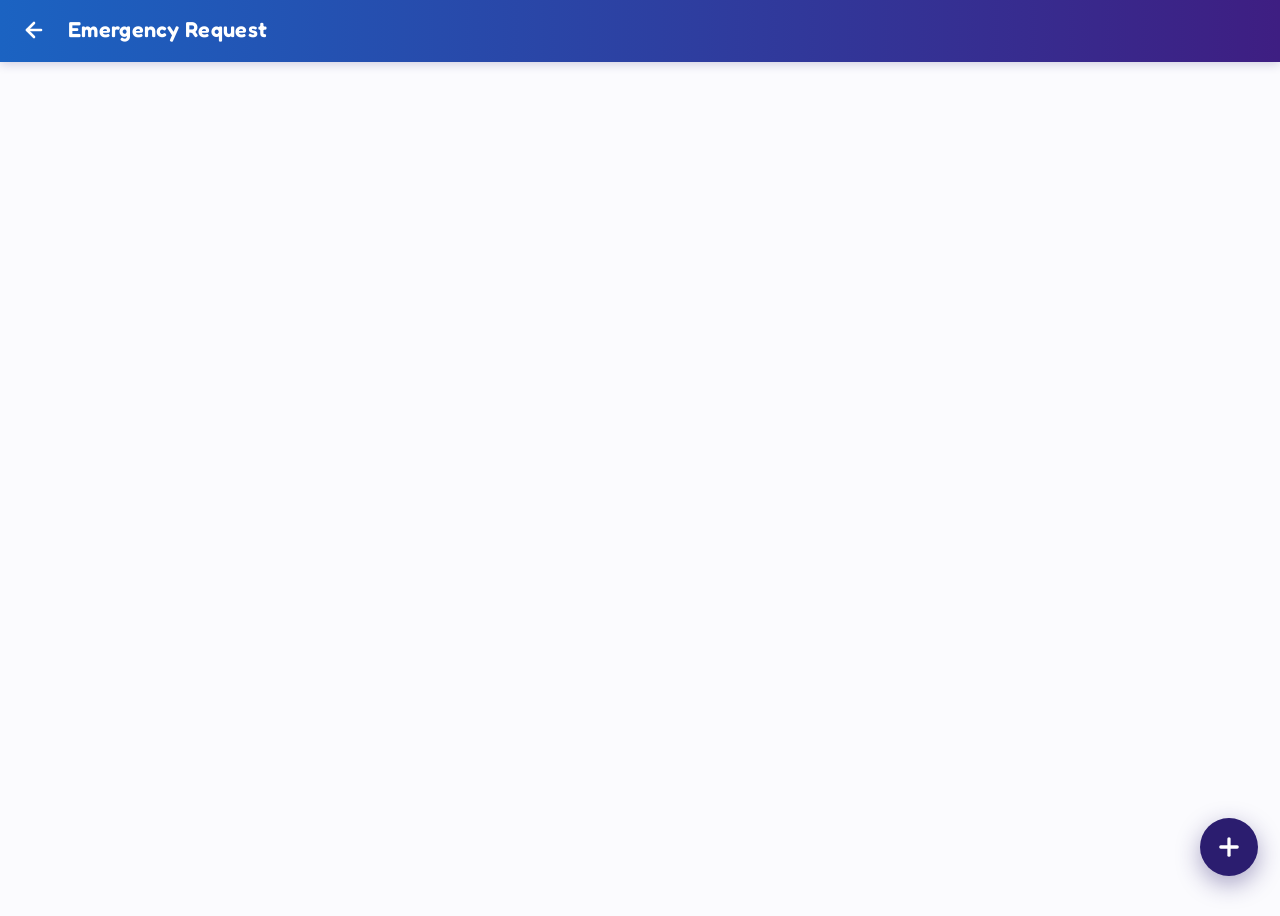
<file: emergency.html>
<!DOCTYPE html>
<html lang="en">
<head>
  <meta charset="UTF-8">
  <meta name="viewport" content="width=device-width, initial-scale=1.0, viewport-fit=cover">
  <meta name="theme-color" content="#1b63c2">
  <title>Emergency Request – Mahendra Hostel</title>
  <link rel="manifest" href="manifest.json">
  <link rel="icon" href="assets/icons/icon-192.png">
  <link rel="preconnect" href="https://fonts.googleapis.com">
  <link rel="preconnect" href="https://fonts.gstatic.com" crossorigin>
  <link href="https://fonts.googleapis.com/css2?family=Fredoka:wght@500;600;700&family=Nunito:wght@400;500;600;700;800;900&display=swap" rel="stylesheet">
  <link rel="stylesheet" href="css/style.css">
  <link rel="stylesheet" href="css/responsive.css">
  <style>
    body {
      background: #fbfbfe;
      margin: 0;
      padding: 0;
      font-family: 'Nunito', sans-serif;
    }

    .app-page {
      background: #fbfbfe;
      min-height: 100vh;
      min-height: 100dvh;
      position: relative;
    }

    /* Header matching Screenshot 4 */
    .app-header {
      background: linear-gradient(90deg, #1b63c2 0%, #3e1e82 100%) !important;
      padding: calc(var(--safe-top) + 12px) 16px 14px !important;
      display: flex !important;
      align-items: center !important;
      justify-content: flex-start !important;
      gap: 16px !important;
      border-bottom: none !important;
      box-shadow: 0 2px 10px rgba(30, 20, 100, 0.2) !important;
    }

    .header-back-btn {
      background: none !important;
      border: none !important;
      cursor: pointer !important;
      padding: 6px !important;
      margin: 0 !important;
      display: flex !important;
      align-items: center !important;
      justify-content: center !important;
      color: #ffffff !important;
      border-radius: 8px !important;
      flex-shrink: 0 !important;
      text-decoration: none !important;
      transition: background 0.15s ease;
    }

    .header-back-btn:hover, .header-back-btn:active {
      background: rgba(255, 255, 255, 0.18) !important;
    }

    .header-back-btn svg {
      width: 24px;
      height: 24px;
      stroke: #ffffff;
      stroke-width: 2.6;
      stroke-linecap: round;
      stroke-linejoin: round;
      fill: none;
    }

    .header-title-text {
      font-family: 'Fredoka', 'Nunito', sans-serif !important;
      font-size: 1.35rem !important;
      font-weight: 600 !important;
      color: #ffffff !important;
      letter-spacing: 0.3px !important;
      margin: 0 !important;
      text-align: left !important;
    }

    .page-content {
      padding: 16px 16px 90px;
      max-width: 600px;
      margin: 0 auto;
    }

    /* Floating Action Button matching Screenshot 4 */
    .fab-new-btn {
      position: fixed;
      right: 22px;
      bottom: 24px;
      width: 58px;
      height: 58px;
      border-radius: 50%;
      background: #2b1d6f;
      border: none;
      cursor: pointer;
      display: flex;
      align-items: center;
      justify-content: center;
      box-shadow: 0 8px 24px rgba(43, 29, 111, 0.4);
      z-index: 50;
      transition: transform 0.15s ease, background 0.15s ease;
    }

    .fab-new-btn:hover {
      background: #392496;
      transform: scale(1.05);
    }

    .fab-new-btn:active {
      transform: scale(0.95);
    }

    .fab-new-btn svg {
      width: 28px;
      height: 28px;
      stroke: #ffffff;
      stroke-width: 2.8;
      stroke-linecap: round;
    }

    /* Request Card if emergency requests exist */
    .emergency-card {
      background: #ffffff;
      border-radius: 14px;
      padding: 18px;
      margin-bottom: 14px;
      position: relative;
      overflow: hidden;
      box-shadow: 0 4px 16px rgba(0, 0, 0, 0.05);
      border: 1px solid rgba(239, 68, 68, 0.2);
      animation: fadeIn 0.35s ease-out;
    }

    .emergency-card::before {
      content: '';
      position: absolute;
      left: 0;
      top: 0;
      bottom: 0;
      width: 5px;
      background: #ef4444;
    }

    .emergency-badge-top {
      display: inline-flex;
      align-items: center;
      gap: 6px;
      padding: 4px 10px;
      border-radius: 20px;
      background: #fee2e2;
      color: #b91c1c;
      font-size: 0.8rem;
      font-weight: 700;
      margin-bottom: 10px;
    }

    /* Modal Bottom Sheet */
    .modal-overlay {
      position: fixed;
      inset: 0;
      background: rgba(15, 12, 45, 0.65);
      backdrop-filter: blur(4px);
      -webkit-backdrop-filter: blur(4px);
      z-index: 999;
      display: flex;
      align-items: flex-end;
      justify-content: center;
      opacity: 0;
      pointer-events: none;
      transition: opacity 0.25s ease;
    }

    .modal-overlay.show {
      opacity: 1;
      pointer-events: auto;
    }

    .modal-card {
      background: #ffffff;
      border-radius: 24px 24px 0 0;
      width: 100%;
      max-width: 560px;
      padding: 24px 22px 36px;
      box-shadow: 0 -8px 30px rgba(0, 0, 0, 0.25);
      position: relative;
      transform: translateY(100%);
      transition: transform 0.3s cubic-bezier(0.16, 1, 0.3, 1);
      box-sizing: border-box;
    }

    .modal-overlay.show .modal-card {
      transform: translateY(0);
    }

    .modal-close-btn {
      position: absolute;
      top: 20px;
      right: 20px;
      background: none;
      border: none;
      cursor: pointer;
      color: #ef4444;
      padding: 6px;
      display: flex;
      align-items: center;
      justify-content: center;
      border-radius: 8px;
    }

    .modal-close-btn svg {
      width: 24px;
      height: 24px;
      stroke: #ef4444;
      stroke-width: 2.8;
      stroke-linecap: round;
    }

    .modal-title {
      text-align: center;
      font-family: 'Nunito', sans-serif;
      font-size: 1.25rem;
      font-weight: 800;
      color: #111827;
      margin: 6px 0 24px;
    }

    .form-group-pill {
      border: 1.5px solid #c7d2fe;
      border-radius: 28px;
      padding: 12px 20px;
      display: flex;
      align-items: center;
      justify-content: space-between;
      margin-bottom: 18px;
      background: #ffffff;
      cursor: pointer;
    }

    .pill-select {
      border: none;
      outline: none;
      background: transparent;
      width: 100%;
      font-family: 'Nunito', sans-serif;
      font-size: 1rem;
      font-weight: 700;
      color: #111827;
      cursor: pointer;
      -webkit-appearance: none;
      appearance: none;
    }

    .form-input-box {
      width: 100%;
      box-sizing: border-box;
      border: 1.5px solid #e2e8f0;
      border-radius: 12px;
      padding: 14px 18px;
      font-family: 'Nunito', sans-serif;
      font-size: 0.95rem;
      color: #111827;
      outline: none;
      margin-bottom: 18px;
      transition: border-color 0.2s ease;
    }

    .form-input-box:focus {
      border-color: #2b1d6f;
    }

    .btn-submit-modal {
      background: #2b1d6f;
      color: #ffffff;
      font-family: 'Nunito', sans-serif;
      font-size: 1rem;
      font-weight: 800;
      letter-spacing: 0.5px;
      padding: 14px 44px;
      border-radius: 12px;
      border: none;
      cursor: pointer;
      box-shadow: 0 4px 14px rgba(43, 29, 111, 0.3);
      width: 100%;
      transition: transform 0.15s ease, background 0.15s ease;
    }

    .btn-submit-modal:hover {
      background: #392496;
    }
  </style>
</head>
<body>
  <!-- Page Loader -->
  <div id="page-loader" class="page-loader">
    <div class="loader-logo">
      <img src="assets/icons/mei-logo.png" alt="MEI Logo" style="width:48px;height:auto">
    </div>
    <div class="spinner"></div>
  </div>

  <div id="toast-container"></div>

  <div class="app-page">
    <!-- Header matching Screenshot 4 -->
    <header class="app-header">
      <a href="dashboard.html" class="header-back-btn" aria-label="Back to Dashboard">
        <svg viewBox="0 0 24 24"><line x1="19" y1="12" x2="5" y2="12"/><polyline points="12 19 5 12 12 5"/></svg>
      </a>
      <h1 class="header-title-text">Emergency Request</h1>
    </header>

    <!-- Page Content matching Screenshot 4 -->
    <main class="page-content" id="emergency-list-container">
      <!-- Empty state as shown in Screenshot 4 or active requests -->
    </main>

    <!-- Floating Action Button matching Screenshot 4 -->
    <button class="fab-new-btn" id="open-emergency-modal" aria-label="Submit Emergency Request">
      <svg viewBox="0 0 24 24"><line x1="12" y1="5" x2="12" y2="19"/><line x1="5" y1="12" x2="19" y2="12"/></svg>
    </button>
  </div>

  <!-- Emergency Request Modal -->
  <div class="modal-overlay" id="emergency-modal">
    <div class="modal-card">
      <button class="modal-close-btn" id="close-emergency-modal" aria-label="Close modal">
        <svg viewBox="0 0 24 24"><line x1="18" y1="6" x2="6" y2="18"/><line x1="6" y1="6" x2="18" y2="18"/></svg>
      </button>

      <div class="modal-title">Emergency Request</div>

      <form id="emergency-form" onsubmit="handleEmergencySubmit(event)">
        <!-- Emergency Type -->
        <div class="form-group-pill">
          <select id="em-type" class="pill-select" required>
            <option value="" disabled selected>Select Emergency Type</option>
            <option value="Medical Emergency">🏥 Medical Emergency</option>
            <option value="Family Emergency">👨‍👩‍👧 Family Emergency</option>
            <option value="Accident / Urgent">🚨 Accident / Urgent</option>
            <option value="Other Emergency">⚠️ Other Emergency</option>
          </select>
          <svg style="width:20px;height:20px;color:#6b7280;pointer-events:none;flex-shrink:0" viewBox="0 0 24 24" fill="none" stroke="currentColor" stroke-width="2.5"><polyline points="6 9 12 15 18 9"/></svg>
        </div>

        <!-- Description -->
        <textarea id="em-desc" class="form-input-box" rows="3" placeholder="Describe the emergency situation..." required></textarea>

        <!-- Location -->
        <input type="text" id="em-location" class="form-input-box" placeholder="Current location or hospital destination" required>

        <!-- Phone -->
        <input type="tel" id="em-phone" class="form-input-box" placeholder="Contact mobile number" required>

        <!-- Submit Button -->
        <button type="submit" class="btn-submit-modal">SUBMIT EMERGENCY</button>
      </form>
    </div>
  </div>

  <script src="js/utils.js"></script>
  <script>
    let emergencyRequests = [];

    function initEmergency() {
      const stored = localStorage.getItem('mei_emergency_requests');
      if (stored) {
        try {
          emergencyRequests = JSON.parse(stored);
        } catch(e) {
          emergencyRequests = [];
        }
      }
      renderEmergencyList();
    }

    function renderEmergencyList() {
      const container = document.getElementById('emergency-list-container');
      if (!emergencyRequests || emergencyRequests.length === 0) {
        // As shown in Screenshot 4: empty clean canvas
        container.innerHTML = '';
        return;
      }

      container.innerHTML = emergencyRequests.map(r => `
        <div class="emergency-card">
          <div class="emergency-badge-top">🚨 ${r.type}</div>
          <div style="font-weight:800;font-size:1.05rem;color:#111827;margin-bottom:6px">${r.description}</div>
          <div style="font-size:0.88rem;color:#4b5563;margin-bottom:4px">📍 ${r.location}</div>
          <div style="font-size:0.85rem;color:#6b7280;margin-bottom:10px">📞 ${r.phone} • ${r.time}</div>
          <div style="display:inline-block;padding:3px 10px;border-radius:12px;font-size:0.8rem;font-weight:700;background:#dcfce7;color:#15803d">
            ✓ Sent to Hostel Manager & Dean
          </div>
        </div>
      `).join('');
    }

    const modal = document.getElementById('emergency-modal');
    const openBtn = document.getElementById('open-emergency-modal');
    const closeBtn = document.getElementById('close-emergency-modal');

    openBtn.addEventListener('click', () => {
      modal.classList.add('show');
    });

    closeBtn.addEventListener('click', () => {
      modal.classList.remove('show');
    });

    modal.addEventListener('click', (e) => {
      if (e.target === modal) modal.classList.remove('show');
    });

    function handleEmergencySubmit(e) {
      e.preventDefault();
      const type = document.getElementById('em-type').value;
      const desc = document.getElementById('em-desc').value;
      const location = document.getElementById('em-location').value;
      const phone = document.getElementById('em-phone').value;

      const newReq = {
        id: 'em_' + Date.now(),
        type: type,
        description: desc,
        location: location,
        phone: phone,
        time: new Date().toLocaleTimeString('en-IN', { hour: '2-digit', minute: '2-digit' })
      };

      emergencyRequests.unshift(newReq);
      localStorage.setItem('mei_emergency_requests', JSON.stringify(emergencyRequests));
      renderEmergencyList();

      modal.classList.remove('show');
      document.getElementById('emergency-form').reset();
      Toast.show('Emergency request submitted! Warden alerted.', 'success');
    }

    document.addEventListener('DOMContentLoaded', () => {
      initEmergency();
      PageLoader.hide();
    });
  </script>
</body>
</html>
</file>
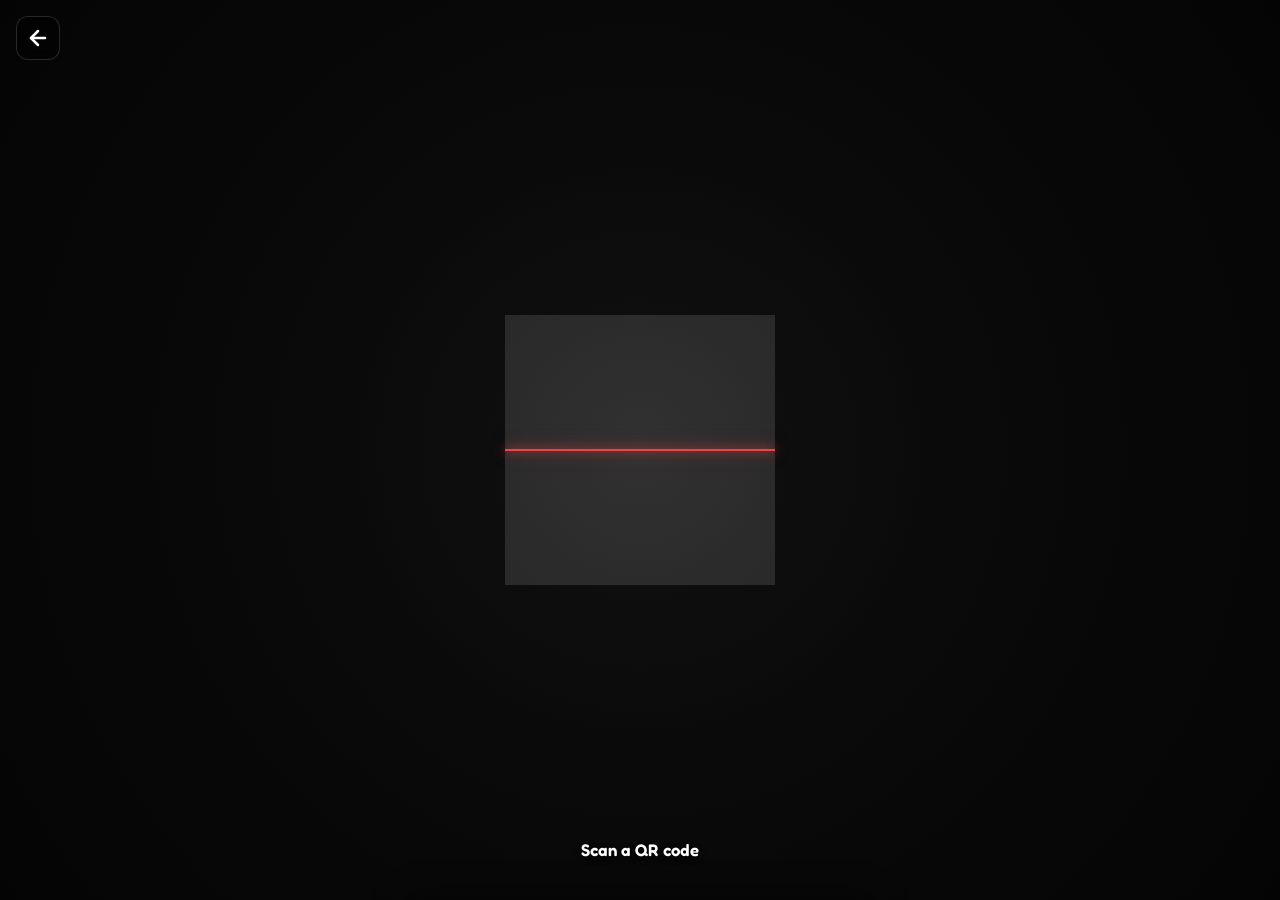
<file: parcel.html>
<!DOCTYPE html>
<html lang="en">
<head>
  <meta charset="UTF-8">
  <meta name="viewport" content="width=device-width, initial-scale=1.0, viewport-fit=cover">
  <meta name="theme-color" content="#000000">
  <title>Parcel Scan – Mahendra Hostel</title>
  <link rel="manifest" href="manifest.json">
  <link rel="icon" href="assets/icons/icon-192.png">
  <link rel="preconnect" href="https://fonts.googleapis.com">
  <link rel="preconnect" href="https://fonts.gstatic.com" crossorigin>
  <link href="https://fonts.googleapis.com/css2?family=Fredoka:wght@500;600;700&family=Nunito:wght@400;500;600;700;800;900&display=swap" rel="stylesheet">
  <link rel="stylesheet" href="css/style.css">
  <link rel="stylesheet" href="css/responsive.css">
  <style>
    * {
      box-sizing: border-box;
      margin: 0;
      padding: 0;
    }

    body, html {
      width: 100%;
      height: 100%;
      background: #000000;
      overflow: hidden;
      font-family: 'Nunito', sans-serif;
    }

    .scanner-container {
      position: relative;
      width: 100%;
      height: 100vh;
      height: 100dvh;
      background: radial-gradient(circle at 50% 50%, #202022 0%, #0d0d0e 60%, #000000 100%);
      display: flex;
      flex-direction: column;
      justify-content: space-between;
      align-items: center;
      padding: calc(var(--safe-top) + 16px) 16px calc(var(--safe-bottom) + 24px);
    }

    /* Live Video Feed Background */
    #qr-video {
      position: absolute;
      top: 0;
      left: 0;
      width: 100%;
      height: 100%;
      object-fit: cover;
      z-index: 1;
      display: none;
    }

    /* Dark ambient camera noise overlay matching Screenshot 3 */
    .scanner-noise-overlay {
      position: absolute;
      inset: 0;
      background: radial-gradient(circle at center, rgba(30,30,30,0.4) 0%, rgba(10,10,10,0.85) 100%);
      z-index: 2;
      pointer-events: none;
    }

    /* Top Bar with Back Button */
    .scanner-top-bar {
      width: 100%;
      display: flex;
      align-items: center;
      justify-content: space-between;
      position: relative;
      z-index: 10;
    }

    .scanner-back-btn {
      background: rgba(0, 0, 0, 0.4);
      backdrop-filter: blur(8px);
      -webkit-backdrop-filter: blur(8px);
      border: 1px solid rgba(255, 255, 255, 0.15);
      border-radius: 12px;
      width: 44px;
      height: 44px;
      display: flex;
      align-items: center;
      justify-content: center;
      color: #ffffff;
      text-decoration: none;
      transition: background 0.15s ease;
    }

    .scanner-back-btn:hover, .scanner-back-btn:active {
      background: rgba(255, 255, 255, 0.2);
    }

    .scanner-back-btn svg {
      width: 24px;
      height: 24px;
      stroke: #ffffff;
      stroke-width: 2.5;
      stroke-linecap: round;
      stroke-linejoin: round;
      fill: none;
    }

    /* Frosted Square Viewfinder Box matching Screenshot 3 */
    .viewfinder-box {
      width: 270px;
      height: 270px;
      max-width: 78vw;
      max-height: 78vw;
      background: rgba(255, 255, 255, 0.08);
      position: relative;
      z-index: 5;
      display: flex;
      align-items: center;
      justify-content: center;
      box-shadow: 0 0 0 9999px rgba(0, 0, 0, 0.45);
      cursor: pointer;
    }

    /* Red Laser Scan Line across horizontal center matching Screenshot 3 */
    .laser-line {
      width: 100%;
      height: 2px;
      background: #ef4444;
      box-shadow: 0 0 10px #ef4444, 0 0 18px rgba(239, 68, 68, 0.6);
      position: absolute;
      left: 0;
      top: 50%;
      transform: translateY(-50%);
      animation: laserPulse 2s ease-in-out infinite alternate;
    }

    @keyframes laserPulse {
      0% {
        opacity: 0.85;
        top: 30%;
      }
      50% {
        opacity: 1;
        top: 50%;
      }
      100% {
        opacity: 0.85;
        top: 70%;
      }
    }

    /* Bottom Prompt Text matching Screenshot 3 */
    .scanner-bottom-label {
      font-family: 'Fredoka', 'Nunito', sans-serif;
      font-size: 1.05rem;
      font-weight: 600;
      color: #ffffff;
      text-align: center;
      position: relative;
      z-index: 10;
      letter-spacing: 0.3px;
      margin-bottom: 16px;
      text-shadow: 0 2px 6px rgba(0, 0, 0, 0.8);
      user-select: none;
    }

    /* Success / Result Sheet */
    .parcel-result-sheet {
      position: fixed;
      bottom: 0;
      left: 0;
      right: 0;
      background: #ffffff;
      border-radius: 24px 24px 0 0;
      padding: 24px 22px 32px;
      z-index: 100;
      box-shadow: 0 -8px 30px rgba(0, 0, 0, 0.4);
      transform: translateY(100%);
      transition: transform 0.3s cubic-bezier(0.16, 1, 0.3, 1);
      max-width: 480px;
      margin: 0 auto;
    }

    .parcel-result-sheet.show {
      transform: translateY(0);
    }
  </style>
</head>
<body>
  <div id="toast-container"></div>

  <div class="scanner-container">
    <!-- Camera stream if supported -->
    <video id="qr-video" autoplay playsinline muted></video>

    <!-- Noise / Ambient Overlay -->
    <div class="scanner-noise-overlay"></div>

    <!-- Top Bar with Back Button -->
    <div class="scanner-top-bar">
      <a href="dashboard.html" class="scanner-back-btn" aria-label="Back to Dashboard">
        <svg viewBox="0 0 24 24"><line x1="19" y1="12" x2="5" y2="12"/><polyline points="12 19 5 12 12 5"/></svg>
      </a>
    </div>

    <!-- Frosted Square Viewfinder Box matching Screenshot 3 -->
    <div class="viewfinder-box" id="scan-trigger" onclick="simulateScan()">
      <div class="laser-line"></div>
    </div>

    <!-- Bottom Text matching Screenshot 3 -->
    <div class="scanner-bottom-label">Scan a QR code</div>
  </div>

  <!-- Parcel Verified Sheet -->
  <div class="parcel-result-sheet" id="result-sheet">
    <div style="display:flex;align-items:center;justify-content:space-between;margin-bottom:14px">
      <div style="font-family:'Fredoka','Nunito';font-size:1.2rem;font-weight:700;color:#111827">Parcel Verified!</div>
      <button onclick="closeResult()" style="background:none;border:none;cursor:pointer;color:#9ca3af;padding:4px">
        <svg viewBox="0 0 24 24" style="width:22px;height:22px;stroke:currentColor;stroke-width:2.5;fill:none"><line x1="18" y1="6" x2="6" y2="18"/><line x1="6" y1="6" x2="18" y2="18"/></svg>
      </button>
    </div>

    <div style="background:#f0fdf4;border:1px solid #bbf7d0;border-radius:12px;padding:14px;margin-bottom:18px">
      <div style="font-size:0.85rem;color:#15803d;font-weight:700;margin-bottom:4px">Tracking ID: MEC-PARCEL-9481</div>
      <div style="font-size:0.95rem;color:#111827;font-weight:800">Amazon Courier • Electronics</div>
      <div style="font-size:0.82rem;color:#4b5563;margin-top:4px">Received at Hostel Office: Today, 04:30 PM</div>
    </div>

    <button onclick="collectParcel()" style="width:100%;background:#231c6b;color:#fff;border:none;border-radius:12px;padding:14px;font-family:'Nunito';font-size:1rem;font-weight:800;cursor:pointer">
      CONFIRM COLLECTION
    </button>
  </div>

  <script src="js/utils.js"></script>
  <script>
    // Initialize Camera if device supports it
    async function startCamera() {
      const video = document.getElementById('qr-video');
      if (navigator.mediaDevices && navigator.mediaDevices.getUserMedia) {
        try {
          const stream = await navigator.mediaDevices.getUserMedia({
            video: { facingMode: 'environment' }
          });
          video.srcObject = stream;
          video.style.display = 'block';
        } catch(err) {
          // Camera not available or denied; fallback to dark preview
          video.style.display = 'none';
        }
      }
    }

    function simulateScan() {
      const sheet = document.getElementById('result-sheet');
      sheet.classList.add('show');
      Toast.show('QR Code Detected!', 'success');
    }

    function closeResult() {
      document.getElementById('result-sheet').classList.remove('show');
    }

    function collectParcel() {
      closeResult();
      Toast.show('Parcel collected successfully!', 'success');
      setTimeout(() => {
        window.location.href = 'dashboard.html';
      }, 1000);
    }

    document.addEventListener('DOMContentLoaded', () => {
      startCamera();
    });
  </script>
</body>
</html>
</file>
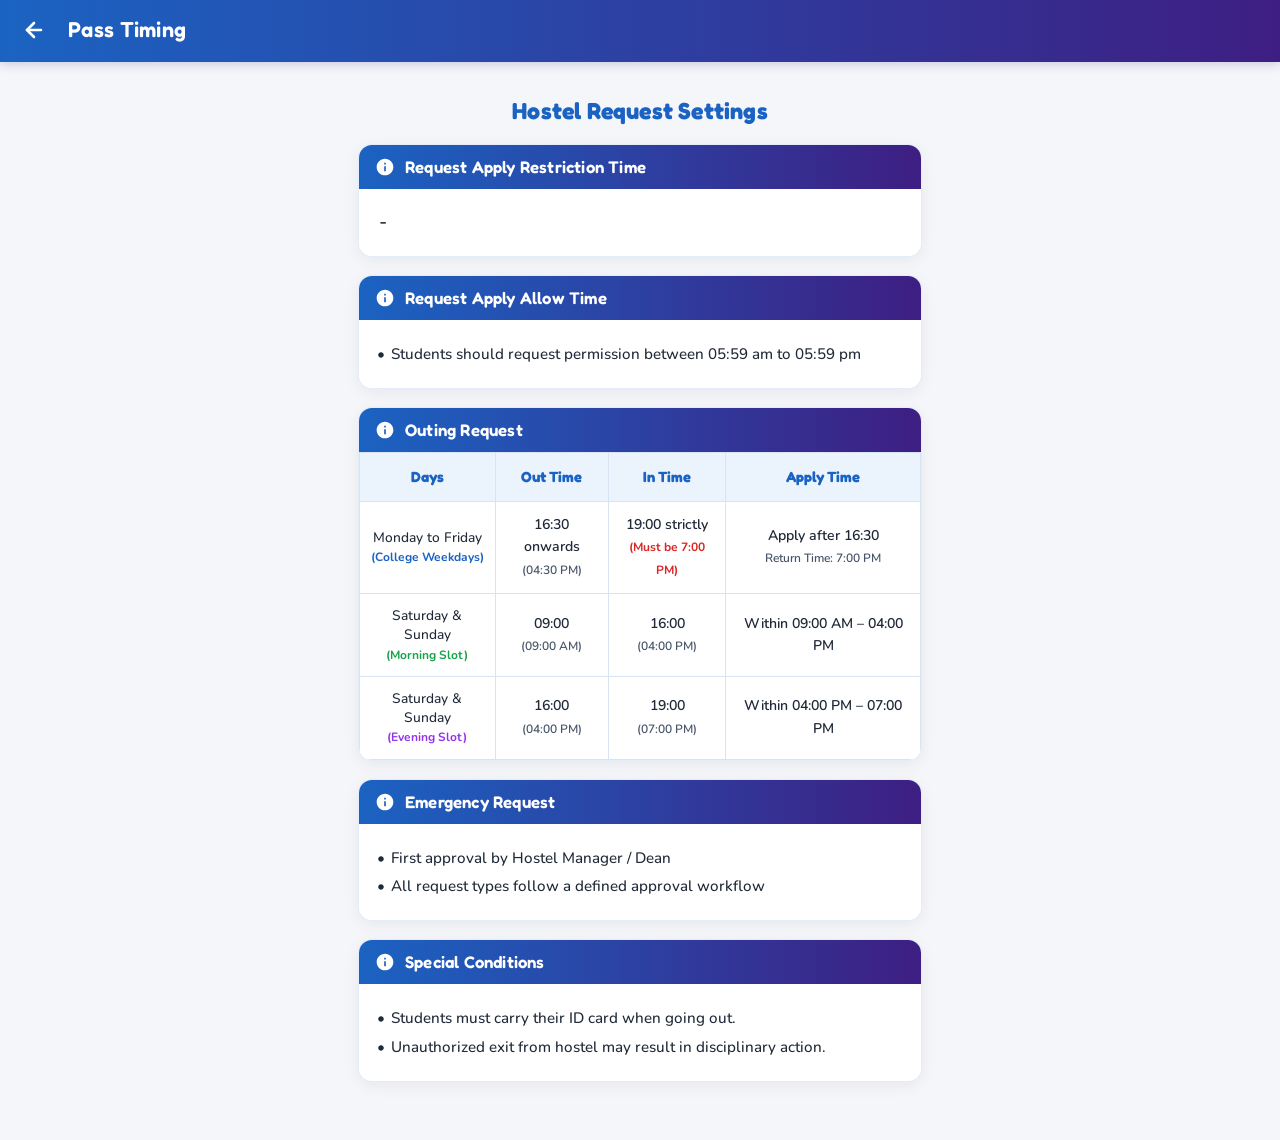
<file: pass-timing.html>
<!DOCTYPE html>
<html lang="en">
<head>
  <meta charset="UTF-8">
  <meta name="viewport" content="width=device-width, initial-scale=1.0, viewport-fit=cover">
  <meta name="theme-color" content="#1b63c2">
  <title>Pass Timing – Mahendra Hostel</title>
  <link rel="manifest" href="manifest.json">
  <link rel="icon" href="assets/icons/icon-192.png">
  <link rel="preconnect" href="https://fonts.googleapis.com">
  <link rel="preconnect" href="https://fonts.gstatic.com" crossorigin>
  <link href="https://fonts.googleapis.com/css2?family=Fredoka:wght@500;600;700&family=Nunito:wght@400;500;600;700;800;900&display=swap" rel="stylesheet">
  <link rel="stylesheet" href="css/style.css">
  <link rel="stylesheet" href="css/responsive.css">
  <style>
    body {
      background: #f4f6fa;
      margin: 0;
      padding: 0;
      font-family: 'Nunito', sans-serif;
    }

    .app-page {
      background: #f4f6fa;
      min-height: 100vh;
      min-height: 100dvh;
    }

    .app-header {
      background: linear-gradient(90deg, #1b63c2 0%, #3e1e82 100%) !important;
      padding: calc(var(--safe-top) + 12px) 16px 14px !important;
      display: flex !important;
      align-items: center !important;
      justify-content: flex-start !important;
      gap: 16px !important;
      border-bottom: none !important;
      box-shadow: 0 2px 10px rgba(30, 20, 100, 0.2) !important;
    }

    .header-back-btn {
      background: none !important;
      border: none !important;
      cursor: pointer !important;
      padding: 6px !important;
      margin: 0 !important;
      display: flex !important;
      align-items: center !important;
      justify-content: center !important;
      color: #ffffff !important;
      border-radius: 8px !important;
      flex-shrink: 0 !important;
      text-decoration: none !important;
      transition: background 0.15s ease;
    }

    .header-back-btn:hover, .header-back-btn:active {
      background: rgba(255, 255, 255, 0.18) !important;
    }

    .header-back-btn svg {
      width: 24px;
      height: 24px;
      stroke: #ffffff;
      stroke-width: 2.6;
      stroke-linecap: round;
      stroke-linejoin: round;
      fill: none;
    }

    .header-title-text {
      font-family: 'Fredoka', 'Nunito', sans-serif !important;
      font-size: 1.35rem !important;
      font-weight: 600 !important;
      color: #ffffff !important;
      letter-spacing: 0.3px !important;
      margin: 0 !important;
      flex: none !important;
      text-align: left !important;
    }

    .page-content {
      padding: 16px 18px 40px;
      max-width: 600px;
      margin: 0 auto;
    }

    .settings-title {
      text-align: center;
      font-family: 'Fredoka', 'Nunito', sans-serif;
      font-size: 1.45rem;
      font-weight: 700;
      color: #1b63c2;
      margin: 18px 0 20px;
      letter-spacing: 0.2px;
    }

    /* Gradient-topped Settings Cards matching Screenshot 1 */
    .setting-card {
      background: #ffffff;
      border-radius: 14px;
      overflow: hidden;
      box-shadow: 0 4px 16px rgba(0, 0, 0, 0.06);
      margin-bottom: 18px;
      border: 1px solid rgba(27, 99, 194, 0.12);
      animation: fadeIn 0.35s ease-out;
    }

    .setting-card-header {
      background: linear-gradient(90deg, #1b63c2 0%, #3e1e82 100%);
      color: #ffffff;
      padding: 12px 16px;
      display: flex;
      align-items: center;
      gap: 10px;
      font-family: 'Fredoka', 'Nunito', sans-serif;
      font-size: 1.05rem;
      font-weight: 600;
      letter-spacing: 0.2px;
    }

    .info-circle-icon {
      width: 20px;
      height: 20px;
      flex-shrink: 0;
      fill: #ffffff;
    }

    .setting-card-body {
      padding: 18px 18px;
      background: #ffffff;
      color: #1f2937;
      font-size: 0.95rem;
      line-height: 1.6;
      font-weight: 500;
    }

    .bullet-point {
      margin: 4px 0;
      display: flex;
      align-items: flex-start;
      gap: 6px;
    }

    .dash-text {
      font-size: 1.2rem;
      color: #1f2937;
      margin: 0;
      font-weight: 600;
      padding-left: 2px;
    }

    /* Outing Table matching Screenshot 1 */
    .outing-table {
      width: 100%;
      border-collapse: collapse;
      margin: 0;
      font-size: 0.88rem;
    }

    .outing-table th {
      background: #ebf3fc;
      color: #1b63c2;
      font-family: 'Fredoka', 'Nunito', sans-serif;
      font-size: 0.92rem;
      font-weight: 700;
      padding: 12px 8px;
      border: 1px solid #d9e4f2;
      text-align: center;
    }

    .outing-table td {
      padding: 12px 10px;
      color: #1f2937;
      border: 1px solid #d9e4f2;
      text-align: center;
      vertical-align: middle;
      font-weight: 600;
    }

    .outing-table td.col-days {
      text-align: center;
      font-weight: 500;
      font-size: 0.86rem;
      line-height: 1.4;
      max-width: 140px;
    }
  </style>
</head>
<body>
  <!-- Page Loader (Matching Screenshot 3) -->
  <div id="page-loader" class="page-loader hidden">
    <div class="spinner"></div>
  </div>

  <div class="app-page">
    <!-- Header matching Screenshot 1 -->
    <header class="app-header">
      <a href="dashboard.html" class="header-back-btn" aria-label="Back to Dashboard">
        <svg viewBox="0 0 24 24"><line x1="19" y1="12" x2="5" y2="12"/><polyline points="12 19 5 12 12 5"/></svg>
      </a>
      <h1 class="header-title-text">Pass Timing</h1>
    </header>

    <!-- Main Content matching Screenshot 1 -->
    <main class="page-content">
      <div class="settings-title">Hostel Request Settings</div>

      <!-- Card 1: Request Apply Restriction Time -->
      <div class="setting-card">
        <div class="setting-card-header">
          <svg class="info-circle-icon" viewBox="0 0 24 24">
            <path d="M12 2C6.48 2 2 6.48 2 12s4.48 10 10 10 10-4.48 10-10S17.52 2 12 2zm1 15h-2v-6h2v6zm0-8h-2V7h2v2z"/>
          </svg>
          <span>Request Apply Restriction Time</span>
        </div>
        <div class="setting-card-body">
          <p class="dash-text">-</p>
        </div>
      </div>

      <!-- Card 2: Request Apply Allow Time -->
      <div class="setting-card">
        <div class="setting-card-header">
          <svg class="info-circle-icon" viewBox="0 0 24 24">
            <path d="M12 2C6.48 2 2 6.48 2 12s4.48 10 10 10 10-4.48 10-10S17.52 2 12 2zm1 15h-2v-6h2v6zm0-8h-2V7h2v2z"/>
          </svg>
          <span>Request Apply Allow Time</span>
        </div>
        <div class="setting-card-body">
          <div class="bullet-point">
            <span>•</span>
            <span>Students should request permission between 05:59 am to 05:59 pm</span>
          </div>
        </div>
      </div>

      <!-- Card 3: Outing Request -->
      <div class="setting-card">
        <div class="setting-card-header">
          <svg class="info-circle-icon" viewBox="0 0 24 24">
            <path d="M12 2C6.48 2 2 6.48 2 12s4.48 10 10 10 10-4.48 10-10S17.52 2 12 2zm1 15h-2v-6h2v6zm0-8h-2V7h2v2z"/>
          </svg>
          <span>Outing Request</span>
        </div>
        <div class="setting-card-body" style="padding:0">
          <table class="outing-table">
            <thead>
              <tr>
                <th>Days</th>
                <th>Out Time</th>
                <th>In Time</th>
                <th>Apply Time</th>
              </tr>
            </thead>
            <tbody>
              <tr>
                <td class="col-days">Monday to Friday<br><span style="font-size:0.75rem;color:#1b63c2;font-weight:700;">(College Weekdays)</span></td>
                <td>16:30 onwards<br><span style="font-size:0.75rem;color:#475569;">(04:30 PM)</span></td>
                <td>19:00 strictly<br><span style="font-size:0.75rem;color:#dc2626;font-weight:700;">(Must be 7:00 PM)</span></td>
                <td>Apply after 16:30<br><span style="font-size:0.75rem;color:#475569;">Return Time: 7:00 PM</span></td>
              </tr>
              <tr>
                <td class="col-days">Saturday & Sunday<br><span style="font-size:0.75rem;color:#16a34a;font-weight:700;">(Morning Slot)</span></td>
                <td>09:00<br><span style="font-size:0.75rem;color:#475569;">(09:00 AM)</span></td>
                <td>16:00<br><span style="font-size:0.75rem;color:#475569;">(04:00 PM)</span></td>
                <td>Within 09:00 AM – 04:00 PM</td>
              </tr>
              <tr>
                <td class="col-days">Saturday & Sunday<br><span style="font-size:0.75rem;color:#9333ea;font-weight:700;">(Evening Slot)</span></td>
                <td>16:00<br><span style="font-size:0.75rem;color:#475569;">(04:00 PM)</span></td>
                <td>19:00<br><span style="font-size:0.75rem;color:#475569;">(07:00 PM)</span></td>
                <td>Within 04:00 PM – 07:00 PM</td>
              </tr>
            </tbody>
          </table>
        </div>
      </div>

      <!-- Card 4: Emergency Request -->
      <div class="setting-card">
        <div class="setting-card-header">
          <svg class="info-circle-icon" viewBox="0 0 24 24">
            <path d="M12 2C6.48 2 2 6.48 2 12s4.48 10 10 10 10-4.48 10-10S17.52 2 12 2zm1 15h-2v-6h2v6zm0-8h-2V7h2v2z"/>
          </svg>
          <span>Emergency Request</span>
        </div>
        <div class="setting-card-body">
          <div class="bullet-point">
            <span>•</span>
            <span>First approval by Hostel Manager / Dean</span>
          </div>
          <div class="bullet-point">
            <span>•</span>
            <span>All request types follow a defined approval workflow</span>
          </div>
        </div>
      </div>

      <!-- Card 5: Special Conditions -->
      <div class="setting-card">
        <div class="setting-card-header">
          <svg class="info-circle-icon" viewBox="0 0 24 24">
            <path d="M12 2C6.48 2 2 6.48 2 12s4.48 10 10 10 10-4.48 10-10S17.52 2 12 2zm1 15h-2v-6h2v6zm0-8h-2V7h2v2z"/>
          </svg>
          <span>Special Conditions</span>
        </div>
        <div class="setting-card-body">
          <div class="bullet-point">
            <span>•</span>
            <span>Students must carry their ID card when going out.</span>
          </div>
          <div class="bullet-point">
            <span>•</span>
            <span>Unauthorized exit from hostel may result in disciplinary action.</span>
          </div>
        </div>
      </div>
    </main>
  </div>

  <script src="js/utils.js"></script>
  <script>
    document.addEventListener('DOMContentLoaded', () => {
      PageLoader.hide();
    });
  </script>
</body>
</html>
</file>
<file: css/style.css>
/* =====================================================
   MAHENDRA HOSTEL - MAIN STYLESHEET
   Blue → Purple gradient theme
   ===================================================== */

@import url('https://fonts.googleapis.com/css2?family=Fredoka:wght@500;600;700&family=Nunito:wght@400;500;600;700;800;900&family=Inter:wght@400;500;600;700&display=swap');

/* =====================================================
   CSS CUSTOM PROPERTIES (DESIGN TOKENS)
   ===================================================== */
:root {
  --grad-start: #2878C8;
  --grad-end: #42158F;
  --primary: #32158F;
  --primary-light: #4A29B5;
  --primary-btn: #32158F;
  --accent: #7B5CF0;

  --bg: #F0EEF8;
  --bg-card: #FFFFFF;
  --bg-card-hover: #F8F7FF;

  --success: #22C55E;
  --success-light: #DCFCE7;
  --warning: #F59E0B;
  --warning-light: #FEF3C7;
  --danger: #EF4444;
  --danger-light: #FEE2E2;
  --cancelled: #94A3B8;
  --cancelled-light: #F1F5F9;
  --info: #06B6D4;
  --info-light: #CFFAFE;

  --text-primary: #1E1B4B;
  --text-secondary: #6B7280;
  --text-muted: #9CA3AF;
  --text-white: #FFFFFF;
  --text-on-grad: #FFFFFF;

  --border: #E5E7EB;
  --border-purple: rgba(74, 41, 181, 0.3);
  --shadow-sm: 0 1px 3px rgba(0,0,0,0.08), 0 1px 2px rgba(0,0,0,0.05);
  --shadow: 0 4px 16px rgba(50, 21, 143, 0.10), 0 2px 6px rgba(0,0,0,0.05);
  --shadow-lg: 0 8px 32px rgba(50, 21, 143, 0.14), 0 4px 12px rgba(0,0,0,0.08);
  --shadow-card: 0 2px 12px rgba(50, 21, 143, 0.08);

  --radius-xs: 8px;
  --radius-sm: 12px;
  --radius: 18px;
  --radius-lg: 24px;
  --radius-xl: 32px;
  --radius-full: 9999px;

  --header-height: 64px;
  --bottom-nav-height: 68px;
  --drawer-width: 75vw;
  --max-drawer: 320px;

  --transition: 0.25s cubic-bezier(0.4, 0, 0.2, 1);
  --transition-fast: 0.15s cubic-bezier(0.4, 0, 0.2, 1);
  --transition-spring: 0.35s cubic-bezier(0.34, 1.56, 0.64, 1);

  --safe-top: env(safe-area-inset-top, 0px);
  --safe-bottom: env(safe-area-inset-bottom, 0px);
}

/* =====================================================
   RESET & BASE
   ===================================================== */
*, *::before, *::after {
  box-sizing: border-box;
  margin: 0;
  padding: 0;
  -webkit-tap-highlight-color: transparent;
}

html {
  font-size: 16px;
  scroll-behavior: smooth;
  -webkit-text-size-adjust: 100%;
}

body {
  font-family: 'Inter', 'Nunito', sans-serif;
  background: var(--bg);
  color: var(--text-primary);
  min-height: 100vh;
  min-height: 100dvh;
  overflow-x: hidden;
  -webkit-font-smoothing: antialiased;
  -moz-osx-font-smoothing: grayscale;
}

a { text-decoration: none; color: inherit; }
button { border: none; background: none; cursor: pointer; font-family: inherit; }
input, select, textarea { font-family: inherit; }
img { max-width: 100%; display: block; }
ul { list-style: none; }

/* =====================================================
   TYPOGRAPHY
   ===================================================== */
h1, h2, h3, h4, h5, h6 {
  font-family: 'Nunito', sans-serif;
  font-weight: 800;
  line-height: 1.2;
}

.text-gradient {
  background: linear-gradient(135deg, var(--grad-start), var(--grad-end));
  -webkit-background-clip: text;
  -webkit-text-fill-color: transparent;
  background-clip: text;
}

/* =====================================================
   GRADIENT UTILITIES
   ===================================================== */
.grad-bg {
  background: linear-gradient(135deg, var(--grad-start) 0%, var(--grad-end) 100%);
}

.grad-bg-vertical {
  background: linear-gradient(180deg, var(--grad-start) 0%, var(--grad-end) 100%);
}

/* =====================================================
   APP LAYOUT
   ===================================================== */
.app-page {
  display: flex;
  flex-direction: column;
  min-height: 100vh;
  min-height: 100dvh;
}

.page-content {
  flex: 1;
  overflow-y: auto;
  padding: 16px;
  padding-bottom: calc(var(--bottom-nav-height) + 24px);
}

/* =====================================================
   HEADER / TOP BAR
   ===================================================== */
.app-header {
  position: sticky;
  top: 0;
  z-index: 100;
  background: linear-gradient(90deg, #1b63c2 0%, #3e1e82 100%);
  padding: calc(var(--safe-top) + 12px) 16px 14px;
  display: flex;
  align-items: center;
  justify-content: flex-start;
  gap: 14px;
  box-shadow: 0 2px 12px rgba(30, 20, 100, 0.2);
}

.header-hamburger-btn {
  background: none;
  border: none;
  cursor: pointer;
  padding: 6px;
  margin: -6px 0 -6px -2px;
  display: flex;
  align-items: center;
  justify-content: center;
  color: #ffffff;
  border-radius: 8px;
  transition: background 0.15s ease;
  flex-shrink: 0;
}

.header-hamburger-btn:hover, .header-hamburger-btn:active {
  background: rgba(255, 255, 255, 0.18);
}

.header-hamburger-btn svg {
  width: 24px;
  height: 24px;
  stroke: #ffffff;
  stroke-width: 2.5;
  stroke-linecap: round;
}

.header-title-text {
  font-family: 'Nunito', sans-serif;
  font-size: 1.25rem;
  font-weight: 800;
  color: #ffffff;
  letter-spacing: 0.2px;
  margin: 0;
}

.header-left,
.header-right {
  display: flex;
  align-items: center;
  gap: 8px;
}

.header-center {
  flex: 1;
}

.header-title {
  font-family: 'Nunito', sans-serif;
  font-size: 1.2rem;
  font-weight: 800;
  color: #fff;
  letter-spacing: 0.02em;
}

.header-btn {
  width: 40px;
  height: 40px;
  border-radius: var(--radius-sm);
  background: rgba(255,255,255,0.15);
  color: #fff;
  display: flex;
  align-items: center;
  justify-content: center;
  transition: background var(--transition-fast);
  flex-shrink: 0;
}

.header-btn:hover, .header-btn:active {
  background: rgba(255,255,255,0.25);
}

.header-btn svg {
  width: 22px;
  height: 22px;
  stroke: currentColor;
  fill: none;
  stroke-width: 2;
  stroke-linecap: round;
  stroke-linejoin: round;
}

/* =====================================================
   DASHBOARD WELCOME HERO (Screenshot 2 Match)
   ===================================================== */
.dash-welcome-hero {
  display: flex;
  align-items: center;
  gap: 16px;
  padding: 8px 4px 22px;
  margin-bottom: 4px;
}

.dash-hero-logo {
  width: 74px;
  height: auto;
  object-fit: contain;
  flex-shrink: 0;
}

.dash-hero-text {
  display: flex;
  flex-direction: column;
}

.dash-hero-greeting {
  font-family: 'Nunito', sans-serif;
  font-size: 1.15rem;
  font-weight: 700;
  color: #111827;
  margin-bottom: 4px;
}

.dash-hero-name {
  font-family: 'Nunito', sans-serif;
  font-size: 1.2rem;
  font-weight: 800;
  color: #2b1d6f;
  letter-spacing: 0.5px;
}

/* =====================================================
   CARD
   ===================================================== */
.card {
  background: var(--bg-card);
  border-radius: var(--radius);
  padding: 18px;
  box-shadow: var(--shadow-card);
  transition: transform var(--transition-fast), box-shadow var(--transition-fast);
}

.card:active {
  transform: scale(0.98);
}

.card-sm {
  padding: 14px 16px;
  border-radius: var(--radius-sm);
}

.card-lg {
  padding: 24px;
  border-radius: var(--radius-lg);
}

/* =====================================================
   BUTTONS
   ===================================================== */
.btn {
  display: inline-flex;
  align-items: center;
  justify-content: center;
  gap: 8px;
  padding: 14px 24px;
  border-radius: var(--radius-full);
  font-family: 'Nunito', sans-serif;
  font-size: 1rem;
  font-weight: 700;
  transition: all var(--transition-fast);
  cursor: pointer;
  border: none;
  outline: none;
  position: relative;
  overflow: hidden;
  user-select: none;
  -webkit-user-select: none;
  min-height: 52px;
  letter-spacing: 0.03em;
}

.btn::after {
  content: '';
  position: absolute;
  inset: 0;
  background: rgba(255,255,255,0);
  transition: background var(--transition-fast);
}

.btn:active::after {
  background: rgba(255,255,255,0.15);
}

.btn-primary {
  background: linear-gradient(135deg, var(--primary-light), var(--primary));
  color: #fff;
  box-shadow: 0 4px 16px rgba(50, 21, 143, 0.35);
}

.btn-primary:hover { box-shadow: 0 6px 20px rgba(50, 21, 143, 0.45); }
.btn-primary:active { transform: scale(0.97); }

.btn-secondary {
  background: var(--bg);
  color: var(--primary);
  border: 2px solid var(--border-purple);
}

.btn-outline {
  background: transparent;
  color: var(--primary);
  border: 2px solid var(--primary);
}

.btn-danger {
  background: linear-gradient(135deg, #EF4444, #DC2626);
  color: #fff;
  box-shadow: 0 4px 16px rgba(239, 68, 68, 0.35);
}

.btn-success {
  background: linear-gradient(135deg, #22C55E, #16A34A);
  color: #fff;
  box-shadow: 0 4px 16px rgba(34, 197, 94, 0.35);
}

.btn-sm {
  padding: 8px 16px;
  font-size: 0.85rem;
  min-height: 36px;
  border-radius: var(--radius-sm);
}

.btn-block { width: 100%; }

.btn:disabled {
  opacity: 0.55;
  pointer-events: none;
}

.btn-loading {
  pointer-events: none;
}

/* Spinner inside button */
.btn-spinner {
  display: inline-block;
  width: 18px;
  height: 18px;
  border: 2.5px solid rgba(255,255,255,0.35);
  border-top-color: #fff;
  border-radius: 50%;
  animation: spin 0.6s linear infinite;
}

/* =====================================================
   FORM INPUTS
   ===================================================== */
.input-group {
  position: relative;
  margin-bottom: 16px;
}

.input-icon {
  position: absolute;
  left: 14px;
  top: 50%;
  transform: translateY(-50%);
  color: var(--text-muted);
  display: flex;
  align-items: center;
  pointer-events: none;
}

.input-icon svg {
  width: 20px;
  height: 20px;
  stroke: currentColor;
  fill: none;
  stroke-width: 2;
  stroke-linecap: round;
  stroke-linejoin: round;
}

.input-eye {
  position: absolute;
  right: 14px;
  top: 50%;
  transform: translateY(-50%);
  color: var(--text-muted);
  cursor: pointer;
  padding: 4px;
}

.input-eye svg {
  width: 20px;
  height: 20px;
  stroke: currentColor;
  fill: none;
  stroke-width: 2;
  stroke-linecap: round;
  stroke-linejoin: round;
}

.form-input {
  width: 100%;
  padding: 14px 16px 14px 44px;
  border: 2px solid var(--border);
  border-radius: var(--radius-sm);
  background: #F9F8FF;
  font-size: 1rem;
  color: var(--text-primary);
  transition: all var(--transition-fast);
  outline: none;
  min-height: 52px;
}

.form-input:focus {
  border-color: var(--primary-light);
  background: #fff;
  box-shadow: 0 0 0 3px rgba(74, 41, 181, 0.12);
}

.form-input::placeholder { color: var(--text-muted); }

.form-input.has-eye { padding-right: 48px; }

.form-label {
  display: block;
  font-weight: 600;
  font-size: 0.9rem;
  color: var(--text-secondary);
  margin-bottom: 6px;
}

.form-error {
  font-size: 0.82rem;
  color: var(--danger);
  margin-top: 4px;
  display: none;
}

.form-input.error {
  border-color: var(--danger);
}

.form-input.error + .form-error,
.input-group.error .form-error {
  display: block;
}

textarea.form-input {
  resize: vertical;
  min-height: 90px;
  padding-top: 12px;
}

select.form-input {
  appearance: none;
  -webkit-appearance: none;
  background-image: url("data:image/svg+xml,%3Csvg xmlns='http://www.w3.org/2000/svg' width='20' height='20' viewBox='0 0 24 24' fill='none' stroke='%236B7280' stroke-width='2' stroke-linecap='round' stroke-linejoin='round'%3E%3Cpolyline points='6 9 12 15 18 9'%3E%3C/polyline%3E%3C/svg%3E");
  background-repeat: no-repeat;
  background-position: right 12px center;
  padding-right: 40px;
  cursor: pointer;
}

/* =====================================================
   STATUS BADGES
   ===================================================== */
.badge {
  display: inline-flex;
  align-items: center;
  gap: 4px;
  padding: 4px 10px;
  border-radius: var(--radius-full);
  font-size: 0.78rem;
  font-weight: 700;
  letter-spacing: 0.04em;
  text-transform: uppercase;
}

.badge-approved, .badge-success {
  background: var(--success-light);
  color: #15803D;
}

.badge-pending, .badge-warning {
  background: var(--warning-light);
  color: #B45309;
}

.badge-rejected, .badge-danger {
  background: var(--danger-light);
  color: #B91C1C;
}

.badge-cancelled, .badge-grey {
  background: var(--cancelled-light);
  color: #475569;
}

.badge-info {
  background: var(--info-light);
  color: #0E7490;
}

/* =====================================================
   NAVIGATION DRAWER
   ===================================================== */
.drawer-overlay {
  position: fixed;
  inset: 0;
  background: rgba(0,0,0,0);
  z-index: 200;
  pointer-events: none;
  transition: background var(--transition);
}

.drawer-overlay.active {
  background: rgba(0,0,0,0.55);
  pointer-events: all;
  backdrop-filter: blur(2px);
}

.drawer {
  position: fixed;
  top: 0;
  left: 0;
  bottom: 0;
  width: 280px;
  max-width: 80vw;
  background: #2e2e30;
  z-index: 500;
  transform: translateX(-105%);
  transition: transform 0.28s cubic-bezier(0.4, 0, 0.2, 1);
  display: flex;
  flex-direction: column;
  box-shadow: 8px 0 32px rgba(0,0,0,0.45);
  overflow: hidden;
}

.drawer.open {
  transform: translateX(0);
}

.drawer-header {
  background: linear-gradient(90deg, #1b60b8 0%, #2b1156 100%);
  padding: calc(var(--safe-top) + 26px) 20px 20px 24px;
  display: flex;
  flex-direction: column;
  align-items: flex-start;
  flex-shrink: 0;
}

.drawer-logo-card {
  width: 74px;
  height: 74px;
  background: #ffffff;
  border-radius: 18px;
  display: flex;
  align-items: center;
  justify-content: center;
  padding: 6px;
  box-shadow: 0 4px 14px rgba(0, 0, 0, 0.2);
  margin-bottom: 12px;
}

.drawer-logo-card img {
  width: 58px;
  height: auto;
  object-fit: contain;
}

.drawer-app-title {
  font-family: 'Fredoka', 'Nunito', sans-serif;
  font-size: 1.25rem;
  font-weight: 700;
  color: #ffffff;
  letter-spacing: 0.2px;
  margin: 0;
}

.drawer-nav {
  flex: 1;
  overflow-y: auto;
  padding: 14px 0 24px;
  background: #2e2e30;
}

.drawer-nav::-webkit-scrollbar { width: 4px; }
.drawer-nav::-webkit-scrollbar-track { background: transparent; }
.drawer-nav::-webkit-scrollbar-thumb { background: rgba(255,255,255,0.15); border-radius: 2px; }

.drawer-item {
  display: flex;
  align-items: center;
  gap: 18px;
  padding: 13px 24px;
  color: #ffffff;
  font-family: 'Fredoka', 'Nunito', sans-serif;
  font-size: 1.04rem;
  font-weight: 700;
  letter-spacing: 0.2px;
  transition: background 0.15s ease;
  cursor: pointer;
  position: relative;
  overflow: hidden;
  border: none;
  background: transparent;
  width: 100%;
  text-align: left;
  text-decoration: none;
}

.drawer-item:hover, .drawer-item:active {
  background: rgba(255,255,255,0.08);
}

.drawer-item-icon {
  width: 22px;
  height: 22px;
  flex-shrink: 0;
  display: flex;
  align-items: center;
  justify-content: center;
  color: #ffffff;
}

.drawer-item-icon svg {
  width: 22px;
  height: 22px;
}

.drawer-item-text {
  flex: 1;
  color: #ffffff;
}

.drawer-section-title {
  font-size: 0.7rem;
  font-weight: 700;
  letter-spacing: 0.1em;
  text-transform: uppercase;
  color: rgba(255,255,255,0.3);
  padding: 10px 20px 4px;
}

.drawer-logout {
  background: rgba(239, 68, 68, 0.12);
  margin: 12px;
  border-radius: var(--radius-sm);
  padding: 14px 16px;
  display: flex;
  align-items: center;
  gap: 12px;
  color: #FC8181;
  font-weight: 700;
  cursor: pointer;
  border: none;
  width: calc(100% - 24px);
  font-family: inherit;
  font-size: 0.95rem;
  transition: all var(--transition-fast);
}

.drawer-logout:hover { background: rgba(239, 68, 68, 0.2); }
.drawer-logout svg { width: 20px; height: 20px; stroke: currentColor; fill: none; stroke-width: 2; stroke-linecap: round; stroke-linejoin: round; }

/* =====================================================
   TOAST NOTIFICATIONS
   ===================================================== */
#toast-container {
  position: fixed;
  bottom: calc(var(--bottom-nav-height) + 20px);
  left: 50%;
  transform: translateX(-50%);
  z-index: 9999;
  display: flex;
  flex-direction: column;
  gap: 8px;
  align-items: center;
  pointer-events: none;
  width: calc(100vw - 32px);
  max-width: 400px;
}

.toast {
  display: flex;
  align-items: center;
  gap: 10px;
  padding: 12px 16px;
  border-radius: var(--radius-sm);
  background: #1F2937;
  color: #fff;
  font-size: 0.9rem;
  font-weight: 600;
  box-shadow: var(--shadow-lg);
  pointer-events: all;
  animation: toastSlideUp 0.35s cubic-bezier(0.34, 1.56, 0.64, 1) forwards;
  width: 100%;
  min-height: 48px;
}

.toast.toast-exit {
  animation: toastSlideDown 0.25s ease-in forwards;
}

.toast-icon {
  width: 20px;
  height: 20px;
  flex-shrink: 0;
}

.toast-success { background: #065F46; border-left: 3px solid var(--success); }
.toast-error { background: #7F1D1D; border-left: 3px solid var(--danger); }
.toast-warning { background: #78350F; border-left: 3px solid var(--warning); }
.toast-info { background: #1E1B4B; border-left: 3px solid var(--accent); }

@keyframes toastSlideUp {
  from { transform: translateY(20px); opacity: 0; }
  to { transform: translateY(0); opacity: 1; }
}

@keyframes toastSlideDown {
  from { transform: translateY(0); opacity: 1; }
  to { transform: translateY(20px); opacity: 0; }
}

/* =====================================================
   MODAL / BOTTOM SHEET
   ===================================================== */
.modal-overlay {
  position: fixed;
  inset: 0;
  background: rgba(0,0,0,0);
  z-index: 300;
  display: flex;
  align-items: flex-end;
  pointer-events: none;
  transition: background var(--transition);
}

.modal-overlay.active {
  background: rgba(0,0,0,0.6);
  pointer-events: all;
  backdrop-filter: blur(3px);
}

.modal-sheet {
  background: #fff;
  border-radius: var(--radius-xl) var(--radius-xl) 0 0;
  width: 100%;
  max-height: 92vh;
  max-height: 92dvh;
  overflow-y: auto;
  transform: translateY(110%);
  transition: transform var(--transition-spring);
  padding: 0 0 calc(var(--safe-bottom) + 20px);
}

.modal-overlay.active .modal-sheet {
  transform: translateY(0);
}

.modal-handle {
  width: 40px;
  height: 4px;
  background: #E5E7EB;
  border-radius: var(--radius-full);
  margin: 12px auto 0;
}

.modal-header {
  display: flex;
  align-items: center;
  justify-content: space-between;
  padding: 16px 20px;
  border-bottom: 1px solid var(--border);
}

.modal-title {
  font-family: 'Nunito', sans-serif;
  font-size: 1.15rem;
  font-weight: 800;
  color: var(--text-primary);
}

.modal-close {
  width: 36px;
  height: 36px;
  border-radius: var(--radius-full);
  background: var(--bg);
  display: flex;
  align-items: center;
  justify-content: center;
  color: var(--text-secondary);
  transition: all var(--transition-fast);
  cursor: pointer;
  border: none;
}

.modal-close:hover { background: var(--border); color: var(--text-primary); }

.modal-close svg {
  width: 18px;
  height: 18px;
  stroke: currentColor;
  fill: none;
  stroke-width: 2.5;
  stroke-linecap: round;
}

.modal-body {
  padding: 20px;
}

/* Center modal variant */
.modal-overlay.modal-center {
  align-items: center;
  padding: 20px;
}

.modal-overlay.modal-center .modal-sheet {
  border-radius: var(--radius-lg);
  max-height: 85vh;
  transform: scale(0.92) translateY(10px);
  opacity: 0;
  transition: transform var(--transition-spring), opacity var(--transition);
}

.modal-overlay.modal-center.active .modal-sheet {
  transform: scale(1) translateY(0);
  opacity: 1;
}

/* =====================================================
   LOADING STATES
   ===================================================== */
.page-loader {
  position: fixed;
  inset: 0;
  background: rgba(45, 45, 52, 0.82);
  backdrop-filter: blur(2px);
  -webkit-backdrop-filter: blur(2px);
  display: flex;
  flex-direction: column;
  align-items: center;
  justify-content: center;
  z-index: 9999;
  transition: opacity 0.2s ease, visibility 0.2s ease;
}

.page-loader.hidden {
  opacity: 0;
  visibility: hidden;
  pointer-events: none;
}

.loader-logo {
  display: none !important;
}

.spinner {
  width: 50px;
  height: 50px;
  border: 4.5px solid transparent;
  border-top-color: #5eead4;
  border-right-color: #5eead4;
  border-radius: 50%;
  animation: spin 0.8s linear infinite;
}

.spinner-sm {
  width: 24px;
  height: 24px;
  border-width: 2.5px;
}

@keyframes spin {
  to { transform: rotate(360deg); }
}

@keyframes pulse-scale {
  0%, 100% { transform: scale(1); }
  50% { transform: scale(1.08); }
}

/* Skeleton loader */
.skeleton {
  background: linear-gradient(90deg, #E5E7EB 25%, #F3F4F6 50%, #E5E7EB 75%);
  background-size: 200% 100%;
  animation: shimmer 1.4s infinite;
  border-radius: var(--radius-xs);
}

@keyframes shimmer {
  0% { background-position: 200% 0; }
  100% { background-position: -200% 0; }
}

/* =====================================================
   EMPTY STATE
   ===================================================== */
.empty-state {
  display: flex;
  flex-direction: column;
  align-items: center;
  justify-content: center;
  padding: 48px 24px;
  text-align: center;
  gap: 16px;
}

.empty-icon {
  width: 80px;
  height: 80px;
  border-radius: var(--radius-full);
  background: linear-gradient(135deg, rgba(40, 120, 200, 0.1), rgba(66, 21, 143, 0.1));
  display: flex;
  align-items: center;
  justify-content: center;
}

.empty-icon svg {
  width: 40px;
  height: 40px;
  stroke: var(--accent);
  fill: none;
  stroke-width: 1.5;
  stroke-linecap: round;
  stroke-linejoin: round;
}

.empty-title {
  font-family: 'Nunito', sans-serif;
  font-size: 1.15rem;
  font-weight: 800;
  color: var(--text-primary);
}

.empty-subtitle {
  font-size: 0.9rem;
  color: var(--text-secondary);
  max-width: 240px;
}

/* =====================================================
   PROGRESS / APPROVAL STEPS
   ===================================================== */
.approval-steps {
  display: flex;
  align-items: center;
  gap: 0;
  margin-top: 12px;
}

.step-dot {
  width: 24px;
  height: 24px;
  border-radius: 50%;
  background: #E5E7EB;
  display: flex;
  align-items: center;
  justify-content: center;
  flex-shrink: 0;
  transition: background var(--transition-fast);
}

.step-dot.done {
  background: var(--success);
}

.step-dot.pending {
  background: var(--warning);
}

.step-dot.rejected {
  background: var(--danger);
}

.step-dot svg {
  width: 14px;
  height: 14px;
  stroke: #fff;
  fill: none;
  stroke-width: 2.5;
  stroke-linecap: round;
  stroke-linejoin: round;
}

.step-line {
  flex: 1;
  height: 2.5px;
  background: #E5E7EB;
  transition: background var(--transition-fast);
}

.step-line.done { background: var(--success); }

/* =====================================================
   FAB
   ===================================================== */
.fab {
  position: fixed;
  bottom: calc(var(--bottom-nav-height) + 16px);
  right: 20px;
  width: 56px;
  height: 56px;
  border-radius: var(--radius-full);
  background: linear-gradient(135deg, var(--primary-light), var(--primary));
  color: #fff;
  display: flex;
  align-items: center;
  justify-content: center;
  box-shadow: 0 4px 20px rgba(50, 21, 143, 0.4);
  cursor: pointer;
  border: none;
  transition: transform var(--transition-spring), box-shadow var(--transition-fast);
  z-index: 50;
}

.fab:hover { transform: scale(1.08); }
.fab:active { transform: scale(0.94); }

.fab svg {
  width: 26px;
  height: 26px;
  stroke: #fff;
  fill: none;
  stroke-width: 2.5;
  stroke-linecap: round;
  stroke-linejoin: round;
}

/* =====================================================
   PAGE ANIMATIONS
   ===================================================== */
.page-enter {
  animation: pageEnter 0.35s cubic-bezier(0.4, 0, 0.2, 1) forwards;
}

@keyframes pageEnter {
  from { opacity: 0; transform: translateY(12px); }
  to { opacity: 1; transform: translateY(0); }
}

.slide-up {
  animation: slideUp 0.4s cubic-bezier(0.34, 1.56, 0.64, 1) both;
}

@keyframes slideUp {
  from { opacity: 0; transform: translateY(24px); }
  to { opacity: 1; transform: translateY(0); }
}

.card-list > * {
  animation: slideUp 0.35s cubic-bezier(0.34, 1.56, 0.64, 1) both;
}

.card-list > *:nth-child(1) { animation-delay: 0.05s; }
.card-list > *:nth-child(2) { animation-delay: 0.1s; }
.card-list > *:nth-child(3) { animation-delay: 0.15s; }
.card-list > *:nth-child(4) { animation-delay: 0.2s; }
.card-list > *:nth-child(5) { animation-delay: 0.25s; }
.card-list > *:nth-child(6) { animation-delay: 0.3s; }

/* =====================================================
   RIPPLE EFFECT
   ===================================================== */
.ripple {
  position: relative;
  overflow: hidden;
}

.ripple::after {
  content: '';
  position: absolute;
  inset: 0;
  background: radial-gradient(circle, rgba(255,255,255,0.3) 0%, transparent 70%);
  opacity: 0;
  transition: opacity 0.3s;
}

.ripple:active::after { opacity: 1; }

/* =====================================================
   DIVIDERS & MISC
   ===================================================== */
.divider {
  height: 1px;
  background: var(--border);
  margin: 16px 0;
}

.section-title {
  font-family: 'Nunito', sans-serif;
  font-size: 0.9rem;
  font-weight: 800;
  color: var(--text-secondary);
  text-transform: uppercase;
  letter-spacing: 0.08em;
  margin-bottom: 12px;
  margin-top: 4px;
}

/* =====================================================
   INFO ROW (profile/details)
   ===================================================== */
.info-row {
  display: flex;
  align-items: flex-start;
  gap: 12px;
  padding: 12px 0;
  border-bottom: 1px solid var(--border);
}

.info-row:last-child { border-bottom: none; }

.info-row-icon {
  width: 36px;
  height: 36px;
  border-radius: var(--radius-xs);
  background: linear-gradient(135deg, rgba(40,120,200,0.1), rgba(66,21,143,0.1));
  display: flex;
  align-items: center;
  justify-content: center;
  flex-shrink: 0;
}

.info-row-icon svg {
  width: 18px;
  height: 18px;
  stroke: var(--primary);
  fill: none;
  stroke-width: 2;
  stroke-linecap: round;
  stroke-linejoin: round;
}

.info-row-label {
  font-size: 0.78rem;
  color: var(--text-muted);
  font-weight: 600;
  margin-bottom: 2px;
  text-transform: uppercase;
  letter-spacing: 0.05em;
}

.info-row-value {
  font-size: 0.98rem;
  color: var(--text-primary);
  font-weight: 700;
}

/* =====================================================
   STAT CARDS
   ===================================================== */
.stat-grid {
  display: grid;
  grid-template-columns: repeat(2, 1fr);
  gap: 12px;
}

.stat-card {
  background: #fff;
  border-radius: var(--radius);
  padding: 16px;
  box-shadow: var(--shadow-card);
  display: flex;
  flex-direction: column;
  gap: 8px;
}

.stat-icon {
  width: 40px;
  height: 40px;
  border-radius: var(--radius-xs);
  display: flex;
  align-items: center;
  justify-content: center;
  margin-bottom: 4px;
}

.stat-icon svg {
  width: 22px;
  height: 22px;
  stroke: #fff;
  fill: none;
  stroke-width: 2;
  stroke-linecap: round;
  stroke-linejoin: round;
}

.stat-value {
  font-family: 'Nunito', sans-serif;
  font-size: 1.75rem;
  font-weight: 900;
  line-height: 1;
  color: var(--text-primary);
}

.stat-label {
  font-size: 0.8rem;
  color: var(--text-secondary);
  font-weight: 600;
}

/* =====================================================
   CIRCULAR PROGRESS
   ===================================================== */
.circular-progress {
  position: relative;
  display: inline-flex;
  align-items: center;
  justify-content: center;
}

.circular-progress svg { transform: rotate(-90deg); }

.circular-progress-text {
  position: absolute;
  text-align: center;
}

/* =====================================================
   TABLE
   ===================================================== */
.table-wrapper {
  overflow-x: auto;
  -webkit-overflow-scrolling: touch;
  border-radius: var(--radius-sm);
}

.data-table {
  width: 100%;
  min-width: 320px;
  border-collapse: collapse;
  font-size: 0.875rem;
}

.data-table th {
  background: linear-gradient(135deg, rgba(40,120,200,0.08), rgba(66,21,143,0.08));
  padding: 10px 12px;
  font-weight: 700;
  color: var(--text-secondary);
  text-align: left;
  font-size: 0.78rem;
  text-transform: uppercase;
  letter-spacing: 0.05em;
  white-space: nowrap;
}

.data-table td {
  padding: 10px 12px;
  border-bottom: 1px solid var(--border);
  color: var(--text-primary);
  vertical-align: middle;
}

.data-table tr:last-child td { border-bottom: none; }
.data-table tr:hover td { background: var(--bg-card-hover); }

/* =====================================================
   SCROLLBAR STYLING
   ===================================================== */
.page-content::-webkit-scrollbar { width: 4px; }
.page-content::-webkit-scrollbar-track { background: transparent; }
.page-content::-webkit-scrollbar-thumb { background: rgba(50,21,143,0.15); border-radius: 2px; }

/* =====================================================
   SEARCH BAR
   ===================================================== */
.search-bar {
  display: flex;
  align-items: center;
  gap: 10px;
  background: #fff;
  border-radius: var(--radius-sm);
  padding: 10px 14px;
  box-shadow: var(--shadow-sm);
  border: 1.5px solid var(--border);
  margin-bottom: 16px;
}

.search-bar svg {
  width: 20px;
  height: 20px;
  stroke: var(--text-muted);
  fill: none;
  stroke-width: 2;
  flex-shrink: 0;
}

.search-bar input {
  flex: 1;
  border: none;
  outline: none;
  font-size: 0.95rem;
  background: transparent;
  color: var(--text-primary);
}

.search-bar input::placeholder { color: var(--text-muted); }

/* =====================================================
   FILTER TABS
   ===================================================== */
.filter-tabs {
  display: flex;
  gap: 8px;
  overflow-x: auto;
  padding-bottom: 4px;
  scrollbar-width: none;
  margin-bottom: 16px;
}

.filter-tabs::-webkit-scrollbar { display: none; }

.filter-tab {
  display: inline-flex;
  align-items: center;
  gap: 6px;
  padding: 8px 16px;
  border-radius: var(--radius-full);
  font-size: 0.85rem;
  font-weight: 700;
  background: #fff;
  color: var(--text-secondary);
  border: 1.5px solid var(--border);
  white-space: nowrap;
  transition: all var(--transition-fast);
  cursor: pointer;
  flex-shrink: 0;
}

.filter-tab.active {
  background: linear-gradient(135deg, var(--grad-start), var(--grad-end));
  color: #fff;
  border-color: transparent;
  box-shadow: 0 2px 8px rgba(50, 21, 143, 0.25);
}

/* =====================================================
   REQUEST CARD
   ===================================================== */
.request-card {
  background: #fff;
  border-radius: var(--radius);
  padding: 16px;
  box-shadow: var(--shadow-card);
  margin-bottom: 12px;
  position: relative;
  overflow: hidden;
}

.request-card-accent {
  position: absolute;
  right: 0;
  top: 0;
  bottom: 0;
  width: 6px;
  border-radius: 0 var(--radius) var(--radius) 0;
}

.request-card-accent.approved { background: linear-gradient(to bottom, #22C55E, #16A34A); }
.request-card-accent.pending { background: linear-gradient(to bottom, #F59E0B, #D97706); }
.request-card-accent.rejected { background: linear-gradient(to bottom, #EF4444, #DC2626); }
.request-card-accent.cancelled { background: linear-gradient(to bottom, #94A3B8, #64748B); }

.request-date-row {
  display: grid;
  grid-template-columns: 1fr auto 1fr;
  align-items: center;
  gap: 8px;
  margin-bottom: 10px;
}

.request-date-box { }

.request-date-label {
  font-size: 0.7rem;
  font-weight: 700;
  color: var(--text-muted);
  text-transform: uppercase;
  letter-spacing: 0.06em;
  margin-bottom: 2px;
}

.request-date-value {
  font-size: 0.88rem;
  font-weight: 700;
  color: var(--text-primary);
}

.request-date-time {
  font-size: 0.78rem;
  color: var(--text-secondary);
}

.request-arrow {
  color: var(--text-muted);
  font-size: 1.2rem;
}

.request-meta {
  display: flex;
  flex-wrap: wrap;
  gap: 6px;
  margin-top: 8px;
  align-items: center;
}

.request-type-chip {
  background: linear-gradient(135deg, rgba(40,120,200,0.1), rgba(66,21,143,0.1));
  color: var(--primary);
  border-radius: var(--radius-full);
  padding: 3px 10px;
  font-size: 0.78rem;
  font-weight: 700;
}

/* =====================================================
   ATTENDANCE
   ===================================================== */
.attendance-card {
  background: #fff;
  border-radius: var(--radius);
  padding: 16px;
  box-shadow: var(--shadow-card);
  margin-bottom: 10px;
  display: flex;
  align-items: center;
  justify-content: space-between;
}

.attendance-date {
  font-weight: 700;
  font-size: 0.95rem;
}

.attendance-dot {
  width: 10px;
  height: 10px;
  border-radius: 50%;
  background: var(--success);
  display: inline-block;
  margin-right: 6px;
}

.attendance-dot.absent { background: var(--danger); }

/* =====================================================
   FOOD CHOICE CARD
   ===================================================== */
.food-card {
  background: #fff;
  border-radius: var(--radius);
  padding: 16px;
  box-shadow: var(--shadow-card);
  margin-bottom: 12px;
  display: flex;
  align-items: center;
  gap: 14px;
}

.food-icon-box {
  width: 56px;
  height: 56px;
  border-radius: var(--radius-sm);
  display: flex;
  align-items: center;
  justify-content: center;
  font-size: 1.8rem;
  flex-shrink: 0;
}

.food-icon-box.breakfast { background: linear-gradient(135deg, #FEF3C7, #FDE68A); }
.food-icon-box.lunch { background: linear-gradient(135deg, #DCFCE7, #BBF7D0); }
.food-icon-box.dinner { background: linear-gradient(135deg, #EDE9FE, #DDD6FE); }

/* =====================================================
   PROFILE HEADER
   ===================================================== */
.profile-header {
  background: linear-gradient(135deg, var(--grad-start), var(--grad-end));
  padding: calc(var(--safe-top) + 60px) 20px 60px;
  text-align: center;
  position: relative;
}

.profile-avatar {
  width: 100px;
  height: 100px;
  border-radius: 50%;
  background: rgba(255,255,255,0.2);
  border: 3px solid rgba(255,255,255,0.6);
  display: flex;
  align-items: center;
  justify-content: center;
  margin: 0 auto 12px;
  overflow: hidden;
}

.profile-avatar svg {
  width: 52px;
  height: 52px;
  stroke: rgba(255,255,255,0.9);
  fill: none;
  stroke-width: 1.5;
  stroke-linecap: round;
  stroke-linejoin: round;
}

.profile-avatar img {
  width: 100%;
  height: 100%;
  object-fit: cover;
}

.profile-name {
  font-family: 'Nunito', sans-serif;
  font-size: 1.5rem;
  font-weight: 900;
  color: #fff;
  margin-bottom: 4px;
}

.profile-reg {
  font-size: 0.88rem;
  color: rgba(255,255,255,0.75);
  font-weight: 600;
}

.profile-card-offset {
  margin-top: -36px;
  padding: 0 16px;
}

/* =====================================================
   CONFIRM DIALOG
   ===================================================== */
.confirm-dialog {
  position: fixed;
  inset: 0;
  background: rgba(0,0,0,0.6);
  display: flex;
  align-items: center;
  justify-content: center;
  z-index: 400;
  padding: 20px;
  opacity: 0;
  pointer-events: none;
  transition: opacity var(--transition);
  backdrop-filter: blur(3px);
}

.confirm-dialog.active {
  opacity: 1;
  pointer-events: all;
}

.confirm-box {
  background: #fff;
  border-radius: var(--radius-lg);
  padding: 24px;
  width: 100%;
  max-width: 320px;
  text-align: center;
  transform: scale(0.9);
  transition: transform var(--transition-spring);
}

.confirm-dialog.active .confirm-box {
  transform: scale(1);
}

.confirm-icon {
  width: 64px;
  height: 64px;
  border-radius: 50%;
  display: flex;
  align-items: center;
  justify-content: center;
  margin: 0 auto 16px;
}

.confirm-icon svg {
  width: 32px;
  height: 32px;
  stroke: #fff;
  fill: none;
  stroke-width: 2;
  stroke-linecap: round;
  stroke-linejoin: round;
}

.confirm-title {
  font-family: 'Nunito', sans-serif;
  font-size: 1.2rem;
  font-weight: 800;
  color: var(--text-primary);
  margin-bottom: 8px;
}

.confirm-message {
  font-size: 0.9rem;
  color: var(--text-secondary);
  margin-bottom: 24px;
  line-height: 1.5;
}

.confirm-actions {
  display: flex;
  gap: 12px;
}

.confirm-actions .btn {
  flex: 1;
  min-height: 48px;
}

/* =====================================================
   BOTTOM NAVIGATION BAR
   ===================================================== */
.bottom-nav {
  position: fixed;
  bottom: 0;
  left: 0;
  right: 0;
  z-index: 200;
  background: rgba(255, 255, 255, 0.92);
  backdrop-filter: blur(20px);
  -webkit-backdrop-filter: blur(20px);
  border-top: 1px solid rgba(50, 21, 143, 0.10);
  display: flex;
  align-items: stretch;
  height: calc(var(--bottom-nav-height) + var(--safe-bottom));
  padding-bottom: var(--safe-bottom);
  box-shadow: 0 -4px 24px rgba(50, 21, 143, 0.10);
}

.bottom-nav-item {
  flex: 1;
  display: flex;
  flex-direction: column;
  align-items: center;
  justify-content: center;
  gap: 4px;
  padding: 8px 4px;
  color: var(--text-muted);
  font-size: 0.68rem;
  font-weight: 700;
  font-family: 'Nunito', sans-serif;
  letter-spacing: 0.02em;
  transition: color var(--transition-fast), transform var(--transition-spring);
  text-decoration: none;
  position: relative;
  cursor: pointer;
  border: none;
  background: none;
}

.bottom-nav-item:active {
  transform: scale(0.9);
}

.bottom-nav-item.active {
  color: var(--primary);
}

.bottom-nav-item.active .bnav-icon-wrap {
  background: rgba(50, 21, 143, 0.10);
}

.bnav-icon-wrap {
  width: 44px;
  height: 28px;
  border-radius: var(--radius-full);
  display: flex;
  align-items: center;
  justify-content: center;
  transition: background var(--transition-fast), transform var(--transition-spring);
  position: relative;
}

.bottom-nav-item svg {
  width: 22px;
  height: 22px;
  stroke: currentColor;
  fill: none;
  stroke-width: 2;
  stroke-linecap: round;
  stroke-linejoin: round;
  transition: stroke var(--transition-fast);
}

.bottom-nav-item.active svg {
  stroke: var(--primary);
  stroke-width: 2.2;
}

.bnav-badge {
  position: absolute;
  top: -3px;
  right: -2px;
  background: var(--danger);
  color: #fff;
  border-radius: var(--radius-full);
  font-size: 0.6rem;
  font-weight: 800;
  min-width: 16px;
  height: 16px;
  display: flex;
  align-items: center;
  justify-content: center;
  padding: 0 3px;
  border: 1.5px solid #fff;
}

/* Center FAB button in bottom nav */
.bottom-nav-fab {
  flex: 1;
  display: flex;
  align-items: center;
  justify-content: center;
  padding: 4px;
  position: relative;
  cursor: pointer;
  border: none;
  background: none;
  color: #fff;
  font-size: 0.68rem;
  font-weight: 700;
  font-family: 'Nunito', sans-serif;
  transition: transform var(--transition-spring);
  text-decoration: none;
  flex-direction: column;
  gap: 2px;
}

.bottom-nav-fab:active { transform: scale(0.9); }

.bnav-fab-circle {
  width: 52px;
  height: 52px;
  border-radius: 50%;
  background: linear-gradient(135deg, var(--grad-start), var(--grad-end));
  display: flex;
  align-items: center;
  justify-content: center;
  box-shadow: 0 4px 16px rgba(50, 21, 143, 0.4);
  margin-top: -16px;
  border: 3px solid rgba(255,255,255,0.9);
  transition: box-shadow var(--transition-fast), transform var(--transition-spring);
}

.bottom-nav-fab:active .bnav-fab-circle {
  transform: scale(0.92);
  box-shadow: 0 2px 8px rgba(50, 21, 143, 0.4);
}

.bottom-nav-fab svg {
  width: 24px;
  height: 24px;
  stroke: #fff;
  fill: none;
  stroke-width: 2.5;
  stroke-linecap: round;
  stroke-linejoin: round;
}

.bnav-fab-label {
  color: var(--primary);
  margin-top: 2px;
  font-size: 0.64rem;
}

/* =====================================================
   GLASSMORPHISM ENHANCEMENTS
   ===================================================== */
.glass-card {
  background: rgba(255, 255, 255, 0.85);
  backdrop-filter: blur(16px);
  -webkit-backdrop-filter: blur(16px);
  border: 1px solid rgba(255, 255, 255, 0.6);
  box-shadow: 0 4px 24px rgba(50, 21, 143, 0.10);
}

.glass-card-dark {
  background: rgba(30, 27, 75, 0.75);
  backdrop-filter: blur(16px);
  -webkit-backdrop-filter: blur(16px);
  border: 1px solid rgba(255, 255, 255, 0.12);
}

/* =====================================================
   WELCOME BANNER ENHANCED
   ===================================================== */
.welcome-banner {
  background: linear-gradient(135deg, var(--grad-start) 0%, var(--grad-end) 100%);
  border-radius: var(--radius-lg);
  padding: 20px;
  display: flex;
  align-items: center;
  gap: 16px;
  margin-bottom: 20px;
  position: relative;
  overflow: hidden;
  box-shadow: 0 6px 24px rgba(50, 21, 143, 0.25);
}

.welcome-banner::before {
  content: '';
  position: absolute;
  right: -30px;
  top: -30px;
  width: 120px;
  height: 120px;
  border-radius: 50%;
  background: rgba(255, 255, 255, 0.07);
}

.welcome-banner::after {
  content: '';
  position: absolute;
  left: -20px;
  bottom: -30px;
  width: 90px;
  height: 90px;
  border-radius: 50%;
  background: rgba(255, 255, 255, 0.05);
}

.welcome-avatar {
  width: 52px;
  height: 52px;
  border-radius: 50%;
  border: 2.5px solid rgba(255, 255, 255, 0.5);
  background: rgba(255, 255, 255, 0.18);
  display: flex;
  align-items: center;
  justify-content: center;
  flex-shrink: 0;
  overflow: hidden;
  z-index: 1;
}

.welcome-avatar svg {
  width: 28px;
  height: 28px;
  stroke: rgba(255, 255, 255, 0.9);
  fill: none;
  stroke-width: 1.8;
  stroke-linecap: round;
  stroke-linejoin: round;
}

.welcome-text {
  flex: 1;
  z-index: 1;
  min-width: 0;
}

.welcome-greeting {
  font-size: 0.82rem;
  color: rgba(255, 255, 255, 0.75);
  font-weight: 600;
  margin-bottom: 2px;
}

.welcome-name {
  font-family: 'Nunito', sans-serif;
  font-size: 1.2rem;
  font-weight: 900;
  color: #fff;
  letter-spacing: 0.01em;
  white-space: nowrap;
  overflow: hidden;
  text-overflow: ellipsis;
}

.welcome-sub {
  font-size: 0.78rem;
  color: rgba(255, 255, 255, 0.7);
  font-weight: 600;
  margin-top: 2px;
  white-space: nowrap;
  overflow: hidden;
  text-overflow: ellipsis;
}

/* =====================================================
   QUICK ACTION CARDS ENHANCED
   ===================================================== */
.quick-actions {
  display: grid;
  grid-template-columns: repeat(3, 1fr);
  gap: 12px;
}

.quick-action-card {
  background: #fff;
  border-radius: var(--radius);
  padding: 16px 12px;
  display: flex;
  flex-direction: column;
  align-items: center;
  gap: 10px;
  box-shadow: var(--shadow-card);
  transition: transform var(--transition-spring), box-shadow var(--transition-fast);
  text-decoration: none;
  color: inherit;
  border: 1.5px solid rgba(50, 21, 143, 0.06);
}

.quick-action-card:active {
  transform: scale(0.93);
  box-shadow: var(--shadow-sm);
}

.quick-action-icon {
  width: 52px;
  height: 52px;
  border-radius: 16px;
  display: flex;
  align-items: center;
  justify-content: center;
  box-shadow: 0 4px 12px rgba(0, 0, 0, 0.15);
  transition: transform var(--transition-spring);
}

.quick-action-card:active .quick-action-icon {
  transform: scale(0.9) rotate(-5deg);
}

.quick-action-icon svg {
  width: 26px;
  height: 26px;
  stroke: #fff;
  fill: none;
  stroke-width: 2;
  stroke-linecap: round;
  stroke-linejoin: round;
}

.quick-action-label {
  font-family: 'Nunito', sans-serif;
  font-size: 0.75rem;
  font-weight: 800;
  color: var(--text-primary);
  text-align: center;
  letter-spacing: 0.01em;
  line-height: 1.2;
}

/* =====================================================
   SECTION TITLE
   ===================================================== */
.section-title {
  font-family: 'Nunito', sans-serif;
  font-size: 1.05rem;
  font-weight: 900;
  color: var(--text-primary);
  margin-bottom: 14px;
  letter-spacing: 0.01em;
  display: flex;
  align-items: center;
  justify-content: space-between;
}

.section-title-link {
  font-size: 0.8rem;
  font-weight: 700;
  color: var(--primary);
  text-decoration: none;
}

/* =====================================================
   STATUS BADGES / CHIPS
   ===================================================== */
.badge {
  display: inline-flex;
  align-items: center;
  gap: 4px;
  padding: 4px 10px;
  border-radius: var(--radius-full);
  font-size: 0.75rem;
  font-weight: 800;
  font-family: 'Nunito', sans-serif;
  letter-spacing: 0.03em;
}

.badge-approved { background: var(--success-light); color: #15803D; }
.badge-pending { background: var(--warning-light); color: #92400E; }
.badge-rejected { background: var(--danger-light); color: #B91C1C; }
.badge-cancelled { background: var(--cancelled-light); color: #475569; }
.badge-primary { background: rgba(50,21,143,0.10); color: var(--primary); }
.badge-info { background: var(--info-light); color: #0369A1; }

/* =====================================================
   REQUEST CARDS
   ===================================================== */
.request-card {
  background: #fff;
  border-radius: var(--radius);
  padding: 16px 16px 16px 20px;
  box-shadow: var(--shadow-card);
  position: relative;
  overflow: hidden;
  transition: transform var(--transition-fast), box-shadow var(--transition-fast);
  border: 1.5px solid rgba(50, 21, 143, 0.05);
}

.request-card:active {
  transform: scale(0.98);
  box-shadow: var(--shadow-sm);
}

.request-card-accent {
  position: absolute;
  left: 0;
  top: 0;
  bottom: 0;
  width: 5px;
  border-radius: var(--radius) 0 0 var(--radius);
}

.request-card-accent.approved { background: var(--success); }
.request-card-accent.pending { background: var(--warning); }
.request-card-accent.rejected { background: var(--danger); }
.request-card-accent.cancelled { background: var(--cancelled); }

.request-type-chip {
  display: inline-flex;
  align-items: center;
  gap: 4px;
  padding: 4px 10px;
  background: rgba(50, 21, 143, 0.08);
  border-radius: var(--radius-full);
  font-family: 'Nunito', sans-serif;
  font-size: 0.78rem;
  font-weight: 800;
  color: var(--primary);
}

/* =====================================================
   APPROVAL STEPS INDICATOR
   ===================================================== */
.approval-steps {
  display: flex;
  align-items: center;
  gap: 0;
  margin-top: 10px;
}

.approval-step {
  display: flex;
  align-items: center;
  gap: 0;
  flex: 1;
}

.approval-step-dot {
  width: 22px;
  height: 22px;
  border-radius: 50%;
  border: 2px solid var(--border);
  display: flex;
  align-items: center;
  justify-content: center;
  font-size: 0.65rem;
  font-weight: 800;
  flex-shrink: 0;
  transition: all var(--transition-fast);
}

.approval-step-dot.done {
  background: var(--success);
  border-color: var(--success);
  color: #fff;
}

.approval-step-dot.active {
  background: var(--warning-light);
  border-color: var(--warning);
  color: #92400E;
}

.approval-step-line {
  flex: 1;
  height: 2px;
  background: var(--border);
  transition: background var(--transition-fast);
}

.approval-step-line.done { background: var(--success); }

/* =====================================================
   FOOD CARD
   ===================================================== */
.food-card {
  background: #fff;
  border-radius: var(--radius);
  overflow: hidden;
  box-shadow: var(--shadow-card);
  margin-bottom: 14px;
  border: 1.5px solid rgba(50,21,143,0.05);
}

.food-card-header {
  background: linear-gradient(135deg, rgba(40,120,200,0.06), rgba(66,21,143,0.06));
  padding: 14px 16px;
  display: flex;
  align-items: center;
  justify-content: space-between;
  border-bottom: 1px solid rgba(50,21,143,0.06);
}

.food-card-body {
  padding: 16px;
}

.food-option-btn {
  flex: 1;
  padding: 12px 8px;
  border-radius: var(--radius-sm);
  border: 2px solid var(--border);
  background: var(--bg);
  text-align: center;
  cursor: pointer;
  transition: all var(--transition-fast);
  font-family: 'Nunito', sans-serif;
  font-size: 0.9rem;
  font-weight: 800;
  color: var(--text-secondary);
}

.food-option-btn.selected {
  border-color: var(--success);
  background: var(--success-light);
  color: #15803D;
}

.food-option-btn:active { transform: scale(0.96); }

/* =====================================================
   ATTENDANCE CALENDAR
   ===================================================== */
.att-calendar-grid {
  display: grid;
  grid-template-columns: repeat(7, 1fr);
  gap: 6px;
  margin-top: 16px;
}

.att-day-cell {
  aspect-ratio: 1;
  border-radius: var(--radius-xs);
  display: flex;
  align-items: center;
  justify-content: center;
  font-family: 'Nunito', sans-serif;
  font-size: 0.72rem;
  font-weight: 800;
  position: relative;
}

.att-day-header {
  color: var(--text-muted);
  font-size: 0.68rem;
}

.att-day-cell.present { background: var(--success-light); color: #15803D; }
.att-day-cell.absent { background: var(--danger-light); color: #B91C1C; }
.att-day-cell.today { box-shadow: 0 0 0 2px var(--primary); font-weight: 900; }
.att-day-cell.empty { opacity: 0; pointer-events: none; }

/* =====================================================
   PARCEL CARDS
   ===================================================== */
.parcel-card {
  background: #fff;
  border-radius: var(--radius);
  padding: 16px;
  box-shadow: var(--shadow-card);
  margin-bottom: 12px;
  display: flex;
  align-items: center;
  gap: 14px;
  border: 1.5px solid rgba(50,21,143,0.05);
  transition: transform var(--transition-fast);
}

.parcel-card:active { transform: scale(0.98); }

.parcel-icon {
  width: 48px;
  height: 48px;
  border-radius: 14px;
  background: linear-gradient(135deg, #06B6D4, #0284C7);
  display: flex;
  align-items: center;
  justify-content: center;
  flex-shrink: 0;
  box-shadow: 0 4px 12px rgba(6, 182, 212, 0.3);
}

.parcel-icon svg {
  width: 24px;
  height: 24px;
  stroke: #fff;
  fill: none;
  stroke-width: 2;
  stroke-linecap: round;
  stroke-linejoin: round;
}

/* =====================================================
   INFO ROW (used in profile, etc.)
   ===================================================== */
.info-row {
  display: flex;
  align-items: flex-start;
  gap: 12px;
  padding: 12px 0;
  border-bottom: 1px solid var(--border);
}

.info-row:last-child { border-bottom: none; }

.info-row-icon {
  width: 32px;
  height: 32px;
  border-radius: var(--radius-xs);
  background: rgba(50, 21, 143, 0.06);
  display: flex;
  align-items: center;
  justify-content: center;
  flex-shrink: 0;
  margin-top: 2px;
}

.info-row-label {
  font-size: 0.75rem;
  font-weight: 700;
  color: var(--text-muted);
  text-transform: uppercase;
  letter-spacing: 0.06em;
  margin-bottom: 4px;
}

.info-row-value {
  font-size: 0.95rem;
  font-weight: 700;
  color: var(--text-primary);
  word-break: break-all;
}

/* =====================================================
   EMPTY STATE
   ===================================================== */
.empty-state {
  display: flex;
  flex-direction: column;
  align-items: center;
  justify-content: center;
  padding: 48px 24px;
  text-align: center;
}

.empty-icon {
  width: 72px;
  height: 72px;
  border-radius: 50%;
  background: rgba(50, 21, 143, 0.07);
  display: flex;
  align-items: center;
  justify-content: center;
  margin-bottom: 20px;
}

.empty-icon svg {
  width: 36px;
  height: 36px;
  stroke: var(--primary);
  fill: none;
  stroke-width: 1.8;
  stroke-linecap: round;
  stroke-linejoin: round;
  opacity: 0.7;
}

.empty-title {
  font-family: 'Nunito', sans-serif;
  font-size: 1.1rem;
  font-weight: 800;
  color: var(--text-primary);
  margin-bottom: 8px;
}

.empty-subtitle {
  font-size: 0.88rem;
  color: var(--text-secondary);
  line-height: 1.5;
  max-width: 260px;
}

/* =====================================================
   SKELETON LOADING
   ===================================================== */
.skeleton {
  background: linear-gradient(
    90deg,
    rgba(200, 196, 230, 0.4) 25%,
    rgba(200, 196, 230, 0.7) 37%,
    rgba(200, 196, 230, 0.4) 63%
  );
  background-size: 400% 100%;
  animation: skeleton-shimmer 1.4s ease infinite;
  border-radius: 6px;
}

@keyframes skeleton-shimmer {
  0% { background-position: 100% 50%; }
  100% { background-position: 0% 50%; }
}

/* =====================================================
   PULSE ANIMATION (for sent states etc.)
   ===================================================== */
@keyframes pulse-scale {
  0% { transform: scale(0.8); opacity: 0; }
  60% { transform: scale(1.1); }
  100% { transform: scale(1); opacity: 1; }
}

@keyframes pulse-ring {
  0% { box-shadow: 0 0 0 0 rgba(50, 21, 143, 0.3); }
  70% { box-shadow: 0 0 0 12px rgba(50, 21, 143, 0); }
  100% { box-shadow: 0 0 0 0 rgba(50, 21, 143, 0); }
}

/* =====================================================
   STAT CARD (dashboard stats)
   ===================================================== */
.stat-card {
  background: #fff;
  border-radius: var(--radius);
  padding: 16px;
  box-shadow: var(--shadow-card);
  display: flex;
  flex-direction: column;
  gap: 8px;
  border: 1.5px solid rgba(50,21,143,0.05);
}

.stat-icon {
  width: 40px;
  height: 40px;
  border-radius: 12px;
  display: flex;
  align-items: center;
  justify-content: center;
}

.stat-icon svg {
  width: 20px;
  height: 20px;
  stroke: #fff;
  fill: none;
  stroke-width: 2;
  stroke-linecap: round;
  stroke-linejoin: round;
}

.stat-value {
  font-family: 'Nunito', sans-serif;
  font-size: 1.8rem;
  font-weight: 900;
  color: var(--text-primary);
  line-height: 1;
}

.stat-label {
  font-size: 0.78rem;
  font-weight: 700;
  color: var(--text-secondary);
}

/* =====================================================
   TAB BAR (filter tabs on request/food pages)
   ===================================================== */
.tab-bar {
  display: flex;
  background: #fff;
  border-radius: var(--radius-sm);
  padding: 4px;
  gap: 3px;
  box-shadow: var(--shadow-sm);
  margin-bottom: 20px;
  border: 1px solid rgba(50,21,143,0.08);
}

.tab-item {
  flex: 1;
  padding: 9px 8px;
  border-radius: calc(var(--radius-sm) - 3px);
  text-align: center;
  font-family: 'Nunito', sans-serif;
  font-size: 0.82rem;
  font-weight: 800;
  color: var(--text-secondary);
  cursor: pointer;
  transition: all var(--transition-fast);
  border: none;
  background: transparent;
  letter-spacing: 0.01em;
}

.tab-item.active {
  background: linear-gradient(135deg, var(--grad-start), var(--grad-end));
  color: #fff;
  box-shadow: 0 2px 8px rgba(50, 21, 143, 0.25);
}

.tab-item:active { transform: scale(0.95); }

/* =====================================================
   NOTIFICATION PULSE DOT
   ===================================================== */
.notification-dot {
  position: absolute;
  top: 4px;
  right: 4px;
  width: 8px;
  height: 8px;
  border-radius: 50%;
  background: var(--danger);
  border: 1.5px solid #fff;
  animation: pulse-dot 2s ease-in-out infinite;
}

@keyframes pulse-dot {
  0%, 100% { opacity: 1; transform: scale(1); }
  50% { opacity: 0.7; transform: scale(0.9); }
}

/* =====================================================
   PAGE TRANSITIONS
   ===================================================== */
.page-enter {
  animation: pageEnter 0.35s cubic-bezier(0.34, 1.56, 0.64, 1) both;
}

@keyframes pageEnter {
  from { opacity: 0; transform: translateY(16px); }
  to { opacity: 1; transform: translateY(0); }
}

.slide-up {
  animation: slideUp 0.35s cubic-bezier(0.34, 1.56, 0.64, 1) both;
}

@keyframes slideUp {
  from { opacity: 0; transform: translateY(24px); }
  to { opacity: 1; transform: translateY(0); }
}

.fade-in {
  animation: fadeIn 0.4s ease-out both;
}

@keyframes fadeIn {
  from { opacity: 0; }
  to { opacity: 1; }
}

/* =====================================================
   CARD LIST (for staggered animation)
   ===================================================== */
.card-list > *:nth-child(1) { animation-delay: 0ms; }
.card-list > *:nth-child(2) { animation-delay: 60ms; }
.card-list > *:nth-child(3) { animation-delay: 120ms; }
.card-list > *:nth-child(4) { animation-delay: 180ms; }
.card-list > *:nth-child(5) { animation-delay: 240ms; }
.card-list > *:nth-child(6) { animation-delay: 300ms; }

/* =====================================================
   RIPPLE EFFECT
   ===================================================== */
.ripple {
  position: relative;
  overflow: hidden;
}

.ripple::before {
  content: '';
  position: absolute;
  inset: 0;
  background: rgba(50, 21, 143, 0.06);
  opacity: 0;
  transition: opacity var(--transition-fast);
  border-radius: inherit;
}

.ripple:active::before { opacity: 1; }

/* =====================================================
   FORM LABEL
   ===================================================== */
.form-label {
  display: block;
  font-family: 'Nunito', sans-serif;
  font-size: 0.85rem;
  font-weight: 800;
  color: var(--text-primary);
  margin-bottom: 8px;
  letter-spacing: 0.01em;
}

.form-error {
  font-size: 0.78rem;
  font-weight: 700;
  color: var(--danger);
  margin-top: 6px;
  display: none;
}

.form-error.show { display: block; }

/* =====================================================
   SELECT DROPDOWN
   ===================================================== */
.form-select {
  width: 100%;
  padding: 14px 16px 14px 44px;
  border: 2px solid var(--border);
  border-radius: var(--radius-sm);
  background: #F9F8FF;
  font-size: 1rem;
  color: var(--text-primary);
  font-family: inherit;
  font-weight: 600;
  transition: all var(--transition-fast);
  outline: none;
  min-height: 52px;
  cursor: pointer;
  appearance: none;
  background-image: url("data:image/svg+xml,%3Csvg xmlns='http://www.w3.org/2000/svg' viewBox='0 0 24 24' fill='none' stroke='%239CA3AF' stroke-width='2' stroke-linecap='round' stroke-linejoin='round'%3E%3Cpolyline points='6 9 12 15 18 9'%3E%3C/polyline%3E%3C/svg%3E");
  background-repeat: no-repeat;
  background-position: right 14px center;
  background-size: 20px;
  padding-right: 44px;
}

.form-select:focus {
  border-color: var(--primary-light);
  background-color: #fff;
  box-shadow: 0 0 0 3px rgba(74, 41, 181, 0.12);
}

/* =====================================================
   MISC UTILITIES
   ===================================================== */
.text-primary { color: var(--text-primary); }
.text-secondary { color: var(--text-secondary); }
.text-muted { color: var(--text-muted); }
.text-danger { color: var(--danger); }
.text-success { color: var(--success); }
.text-warning { color: var(--warning); }

.fw-600 { font-weight: 600; }
.fw-700 { font-weight: 700; }
.fw-800 { font-weight: 800; }
.fw-900 { font-weight: 900; }

.font-nunito { font-family: 'Nunito', sans-serif; }

.mt-4 { margin-top: 4px; }
.mt-8 { margin-top: 8px; }
.mt-12 { margin-top: 12px; }
.mt-16 { margin-top: 16px; }
.mt-20 { margin-top: 20px; }
.mt-24 { margin-top: 24px; }

.mb-4 { margin-bottom: 4px; }
.mb-8 { margin-bottom: 8px; }
.mb-12 { margin-bottom: 12px; }
.mb-16 { margin-bottom: 16px; }
.mb-20 { margin-bottom: 20px; }
.mb-24 { margin-bottom: 24px; }

.flex { display: flex; }
.flex-col { flex-direction: column; }
.items-center { align-items: center; }
.justify-between { justify-content: space-between; }
.gap-8 { gap: 8px; }
.gap-12 { gap: 12px; }
.gap-16 { gap: 16px; }

.w-full { width: 100%; }
.text-center { text-align: center; }
.hidden { display: none !important; }

/* =====================================================
   SHADOW VARIANTS
   ===================================================== */
.shadow-md { box-shadow: var(--shadow); }
.shadow-none { box-shadow: none; }

/* =====================================================
   MATERIAL DARK DATETIME PICKER (CALENDAR + CLOCK)
   ===================================================== */
.dt-modal-backdrop {
  position: fixed;
  top: 0;
  left: 0;
  right: 0;
  bottom: 0;
  background: rgba(10, 14, 28, 0.78);
  backdrop-filter: blur(8px);
  -webkit-backdrop-filter: blur(8px);
  z-index: 99999;
  display: flex;
  align-items: center;
  justify-content: center;
  padding: 16px;
  animation: dtFadeIn 0.2s ease-out;
}

@keyframes dtFadeIn {
  from { opacity: 0; }
  to { opacity: 1; }
}

.dt-picker-card {
  background: #1e2436;
  color: #ffffff;
  width: 100%;
  max-width: 340px;
  border-radius: 24px;
  box-shadow: 0 20px 50px rgba(0, 0, 0, 0.6), 0 0 0 1px rgba(255, 255, 255, 0.1);
  overflow: hidden;
  animation: dtCardPop 0.24s cubic-bezier(0.16, 1, 0.3, 1);
  display: flex;
  flex-direction: column;
}

@keyframes dtCardPop {
  from { opacity: 0; transform: scale(0.92) translateY(10px); }
  to { opacity: 1; transform: scale(1) translateY(0); }
}

.dt-header {
  background: #151928;
  padding: 18px 20px 14px;
  border-bottom: 1px solid rgba(255, 255, 255, 0.08);
}

.dt-header-sub {
  font-size: 0.72rem;
  font-weight: 800;
  letter-spacing: 1px;
  color: #818cf8;
  text-transform: uppercase;
  margin-bottom: 4px;
}

.dt-header-title {
  font-size: 1.7rem;
  font-weight: 800;
  color: #ffffff;
  line-height: 1.2;
}

.dt-calendar-body {
  padding: 14px 16px 10px;
}

.dt-month-nav {
  display: flex;
  align-items: center;
  justify-content: space-between;
  margin-bottom: 10px;
}

.dt-month-label {
  font-weight: 700;
  font-size: 0.95rem;
  color: #f1f5f9;
}

.dt-nav-arrow {
  background: rgba(255, 255, 255, 0.08);
  border: none;
  color: #ffffff;
  width: 32px;
  height: 32px;
  border-radius: 50%;
  cursor: pointer;
  display: flex;
  align-items: center;
  justify-content: center;
  transition: background 0.15s;
}

.dt-nav-arrow:hover {
  background: rgba(255, 255, 255, 0.2);
}

.dt-nav-arrow svg {
  width: 16px;
  height: 16px;
  stroke: currentColor;
  stroke-width: 2.5;
  fill: none;
}

.dt-weekdays-grid {
  display: grid;
  grid-template-columns: repeat(7, 1fr);
  text-align: center;
  margin-bottom: 6px;
}

.dt-weekdays-grid span {
  font-size: 0.74rem;
  font-weight: 700;
  color: #94a3b8;
  padding: 4px 0;
}

.dt-days-grid {
  display: grid;
  grid-template-columns: repeat(7, 1fr);
  gap: 3px;
  row-gap: 5px;
}

.dt-day-btn {
  width: 36px;
  height: 36px;
  margin: 0 auto;
  border-radius: 50%;
  border: none;
  background: transparent;
  color: #f1f5f9;
  font-size: 0.88rem;
  font-weight: 700;
  cursor: pointer;
  display: flex;
  align-items: center;
  justify-content: center;
  transition: all 0.15s;
  -webkit-tap-highlight-color: transparent;
}

.dt-day-btn:hover:not(:disabled) {
  background: rgba(255, 255, 255, 0.15);
}

.dt-day-btn.selected {
  background: #3b82f6 !important;
  color: #ffffff !important;
  box-shadow: 0 0 12px rgba(59, 130, 246, 0.7);
}

.dt-day-btn.today:not(.selected) {
  border: 1.5px solid #60a5fa;
  color: #93c5fd;
}

.dt-day-btn.other-month {
  color: #475569;
  cursor: default;
}

/* Time Picker Step */
.dt-time-display {
  display: flex;
  align-items: center;
  justify-content: space-between;
  margin-top: 4px;
}

.dt-time-digits {
  display: flex;
  align-items: center;
  gap: 4px;
}

.dt-digit-btn {
  background: rgba(255, 255, 255, 0.08);
  border: 1.5px solid transparent;
  color: #94a3b8;
  font-size: 2.1rem;
  font-weight: 800;
  padding: 4px 10px;
  border-radius: 12px;
  cursor: pointer;
  line-height: 1;
  transition: all 0.15s;
}

.dt-digit-btn.active {
  background: rgba(59, 130, 246, 0.22);
  border-color: #3b82f6;
  color: #ffffff;
}

.dt-colon {
  font-size: 2rem;
  font-weight: 800;
  color: #94a3b8;
  line-height: 1;
}

.dt-ampm-switch {
  display: flex;
  flex-direction: column;
  gap: 4px;
  background: rgba(255, 255, 255, 0.08);
  padding: 3px;
  border-radius: 10px;
}

.dt-ampm-btn {
  background: transparent;
  border: none;
  color: #94a3b8;
  font-size: 0.8rem;
  font-weight: 800;
  padding: 5px 10px;
  border-radius: 7px;
  cursor: pointer;
  transition: all 0.15s;
}

.dt-ampm-btn.active {
  background: #3b82f6;
  color: #ffffff;
}

.dt-clock-body {
  padding: 16px 20px;
  display: flex;
  flex-direction: column;
  align-items: center;
  justify-content: center;
  position: relative;
}

.dt-clock-face {
  width: 220px;
  height: 220px;
  border-radius: 50%;
  background: #141828;
  border: 1px solid rgba(255, 255, 255, 0.08);
  position: relative;
  touch-action: none;
  user-select: none;
  cursor: pointer;
}

.dt-clock-center {
  position: absolute;
  top: 50%;
  left: 50%;
  width: 8px;
  height: 8px;
  background: #3b82f6;
  border-radius: 50%;
  transform: translate(-50%, -50%);
  z-index: 5;
}

.dt-clock-hand {
  position: absolute;
  left: calc(50% - 1px);
  bottom: 50%;
  width: 2px;
  height: 80px;
  background: #3b82f6;
  transform-origin: bottom center;
  pointer-events: none;
  z-index: 3;
  transition: transform 0.12s cubic-bezier(0.2, 0.9, 0.3, 1);
}

.dt-hand-pin {
  position: absolute;
  top: -16px;
  left: calc(50% - 16px);
  width: 32px;
  height: 32px;
  border-radius: 50%;
  background: #3b82f6;
  box-shadow: 0 0 10px rgba(59, 130, 246, 0.65);
  opacity: 0.95;
}

.dt-numbers-layer {
  position: absolute;
  top: 0;
  left: 0;
  width: 100%;
  height: 100%;
  pointer-events: none;
}

.dt-clock-num {
  position: absolute;
  width: 30px;
  height: 30px;
  display: flex;
  align-items: center;
  justify-content: center;
  font-size: 0.88rem;
  font-weight: 800;
  color: #e2e8f0;
  transform: translate(-50%, -50%);
  z-index: 4;
}

.dt-clock-num.selected {
  color: #ffffff;
}

.dt-rule-hint {
  font-size: 0.75rem;
  font-weight: 700;
  padding: 6px 12px;
  border-radius: 8px;
  margin-bottom: 10px;
  text-align: center;
  line-height: 1.35;
  background: rgba(59, 130, 246, 0.12);
  color: #93c5fd;
  border: 1px solid rgba(59, 130, 246, 0.25);
}

.dt-footer {
  display: flex;
  align-items: center;
  justify-content: flex-end;
  gap: 10px;
  padding: 12px 20px 16px;
  border-top: 1px solid rgba(255, 255, 255, 0.08);
}

.dt-action-btn {
  padding: 8px 18px;
  border-radius: 12px;
  font-family: 'Nunito', sans-serif;
  font-size: 0.85rem;
  font-weight: 800;
  cursor: pointer;
  border: none;
  transition: all 0.15s;
}

.dt-btn-cancel {
  background: transparent;
  color: #94a3b8;
}

.dt-btn-cancel:hover {
  color: #ffffff;
}

.dt-btn-secondary {
  background: rgba(255, 255, 255, 0.08);
  color: #e2e8f0;
}

.dt-btn-primary {
  background: #3b82f6;
  color: #ffffff;
  box-shadow: 0 4px 12px rgba(59, 130, 246, 0.35);
}

.dt-btn-primary:hover {
  background: #2563eb;
}

/* Form timing validation feedback */
.timing-validation-alert {
  padding: 10px 14px;
  border-radius: 12px;
  font-size: 0.82rem;
  font-weight: 700;
  margin-bottom: 12px;
  display: flex;
  align-items: center;
  gap: 8px;
  line-height: 1.4;
  animation: dtFadeIn 0.2s ease-out;
}

.timing-validation-alert.error {
  background: #fee2e2;
  color: #b91c1c;
  border: 1px solid rgba(239, 68, 68, 0.3);
}

.timing-validation-alert.info {
  background: #eff6ff;
  color: #1d4ed8;
  border: 1px solid rgba(59, 130, 246, 0.3);
}
</file>
<file: css/responsive.css>
/* =====================================================
   MAHENDRA HOSTEL - RESPONSIVE STYLESHEET
   ===================================================== */

/* =====================================================
   MOBILE FIRST — BASE (< 480px)
   ===================================================== */
.container {
  width: 100%;
  padding: 0 16px;
}

/* Dashboard Quick Actions */
.quick-actions {
  display: grid;
  grid-template-columns: repeat(2, 1fr);
  gap: 12px;
}

.quick-action-card {
  background: #fff;
  border-radius: var(--radius);
  padding: 20px 16px;
  box-shadow: var(--shadow-card);
  display: flex;
  flex-direction: column;
  align-items: center;
  gap: 10px;
  text-align: center;
  cursor: pointer;
  transition: all var(--transition-fast);
  text-decoration: none;
  color: var(--text-primary);
}

.quick-action-card:active {
  transform: scale(0.96);
  box-shadow: var(--shadow-sm);
}

.quick-action-icon {
  width: 52px;
  height: 52px;
  border-radius: var(--radius-sm);
  display: flex;
  align-items: center;
  justify-content: center;
}

.quick-action-icon svg {
  width: 26px;
  height: 26px;
  stroke: #fff;
  fill: none;
  stroke-width: 2;
  stroke-linecap: round;
  stroke-linejoin: round;
}

.quick-action-label {
  font-family: 'Nunito', sans-serif;
  font-size: 0.92rem;
  font-weight: 800;
  color: var(--text-primary);
}

/* Welcome banner on dashboard */
.welcome-banner {
  background: linear-gradient(135deg, var(--grad-start), var(--grad-end));
  border-radius: var(--radius-lg);
  padding: 20px;
  display: flex;
  align-items: center;
  gap: 16px;
  margin-bottom: 20px;
  position: relative;
  overflow: hidden;
}

.welcome-banner::before {
  content: '';
  position: absolute;
  right: -20px;
  top: -20px;
  width: 100px;
  height: 100px;
  border-radius: 50%;
  background: rgba(255,255,255,0.06);
}

.welcome-banner::after {
  content: '';
  position: absolute;
  right: 20px;
  bottom: -30px;
  width: 80px;
  height: 80px;
  border-radius: 50%;
  background: rgba(255,255,255,0.06);
}

.welcome-avatar {
  width: 56px;
  height: 56px;
  border-radius: 50%;
  border: 2.5px solid rgba(255,255,255,0.5);
  background: rgba(255,255,255,0.15);
  display: flex;
  align-items: center;
  justify-content: center;
  flex-shrink: 0;
  overflow: hidden;
}

.welcome-avatar svg {
  width: 32px;
  height: 32px;
  stroke: #fff;
  fill: none;
  stroke-width: 1.5;
  stroke-linecap: round;
  stroke-linejoin: round;
}

.welcome-avatar img {
  width: 100%;
  height: 100%;
  object-fit: cover;
}

.welcome-text { flex: 1; min-width: 0; }

.welcome-greeting {
  font-size: 0.82rem;
  color: rgba(255,255,255,0.8);
  font-weight: 600;
  text-transform: uppercase;
  letter-spacing: 0.05em;
}

.welcome-name {
  font-family: 'Nunito', sans-serif;
  font-size: 1.25rem;
  font-weight: 900;
  color: #fff;
  white-space: nowrap;
  overflow: hidden;
  text-overflow: ellipsis;
}

.welcome-sub {
  font-size: 0.8rem;
  color: rgba(255,255,255,0.7);
  margin-top: 2px;
}

/* Login page */
.login-page {
  min-height: 100vh;
  min-height: 100dvh;
  background: linear-gradient(160deg, var(--grad-start) 0%, var(--grad-end) 100%);
  display: flex;
  flex-direction: column;
  align-items: center;
  justify-content: center;
  padding: calc(var(--safe-top) + 20px) 20px calc(var(--safe-bottom) + 20px);
}

.login-card {
  background: #fff;
  border-radius: var(--radius-xl);
  padding: 36px 24px 28px;
  width: 100%;
  max-width: 400px;
  box-shadow: 0 24px 64px rgba(0,0,0,0.22), 0 8px 24px rgba(0,0,0,0.14);
  animation: loginCardUp 0.5s cubic-bezier(0.34, 1.56, 0.64, 1) forwards;
}

@keyframes loginCardUp {
  from { opacity: 0; transform: translateY(32px) scale(0.96); }
  to { opacity: 1; transform: translateY(0) scale(1); }
}

.login-logo-wrap {
  display: flex;
  flex-direction: column;
  align-items: center;
  gap: 12px;
  margin-bottom: 28px;
}

.login-logo {
  width: 72px;
  height: 72px;
  border-radius: var(--radius-lg);
  background: linear-gradient(135deg, var(--grad-start), var(--grad-end));
  display: flex;
  align-items: center;
  justify-content: center;
  box-shadow: 0 8px 24px rgba(50,21,143,0.35);
}

.login-logo svg {
  width: 42px;
  height: 42px;
  stroke: #fff;
  fill: none;
  stroke-width: 1.5;
  stroke-linecap: round;
  stroke-linejoin: round;
}

.login-app-name {
  font-family: 'Nunito', sans-serif;
  font-size: 1.5rem;
  font-weight: 900;
  color: var(--primary);
  letter-spacing: 0.03em;
  text-align: center;
}

.login-subtitle {
  font-size: 0.85rem;
  color: var(--text-secondary);
  font-weight: 600;
  text-align: center;
}

.login-divider {
  display: flex;
  align-items: center;
  gap: 10px;
  margin: 6px 0 20px;
}

.login-divider span {
  font-family: 'Nunito', sans-serif;
  font-size: 1.15rem;
  font-weight: 800;
  color: var(--text-secondary);
}

.login-divider-line {
  flex: 1;
  height: 1.5px;
  background: var(--border);
}

.login-error-msg {
  display: none;
  background: var(--danger-light);
  border: 1px solid rgba(239, 68, 68, 0.25);
  border-radius: var(--radius-xs);
  padding: 10px 14px;
  font-size: 0.875rem;
  color: #B91C1C;
  font-weight: 600;
  margin-bottom: 16px;
  align-items: center;
  gap: 8px;
}

.login-error-msg.show { display: flex; }
.login-error-msg svg { width: 16px; height: 16px; stroke: currentColor; fill: none; stroke-width: 2; stroke-linecap: round; stroke-linejoin: round; flex-shrink: 0; }

/* Dropdown select overlay */
.select-overlay {
  position: fixed;
  inset: 0;
  background: rgba(0,0,0,0.55);
  z-index: 350;
  display: flex;
  align-items: flex-end;
  opacity: 0;
  pointer-events: none;
  transition: opacity var(--transition);
  backdrop-filter: blur(3px);
}

.select-overlay.active {
  opacity: 1;
  pointer-events: all;
}

.select-panel {
  background: #fff;
  border-radius: var(--radius-xl) var(--radius-xl) 0 0;
  width: 100%;
  padding: 0 0 calc(var(--safe-bottom) + 16px);
  transform: translateY(110%);
  transition: transform var(--transition-spring);
  max-height: 80vh;
  overflow-y: auto;
}

.select-overlay.active .select-panel {
  transform: translateY(0);
}

.select-panel-header {
  padding: 16px 20px;
  border-bottom: 1px solid var(--border);
  font-family: 'Nunito', sans-serif;
  font-size: 1.1rem;
  font-weight: 800;
  color: var(--text-primary);
  display: flex;
  align-items: center;
  justify-content: space-between;
}

.select-option {
  display: flex;
  align-items: center;
  gap: 12px;
  padding: 15px 20px;
  border-bottom: 1px solid var(--border);
  cursor: pointer;
  transition: background var(--transition-fast);
  color: var(--text-primary);
  font-size: 1rem;
  font-weight: 600;
  border: none;
  background: none;
  width: 100%;
  text-align: left;
  font-family: inherit;
}

.select-option:last-child { border-bottom: none; }
.select-option:hover, .select-option:active { background: var(--bg); }
.select-option.selected { color: var(--primary); }
.select-option.selected .select-option-check { opacity: 1; }

.select-option-check {
  margin-left: auto;
  opacity: 0;
  color: var(--primary);
}

.select-option-check svg {
  width: 20px;
  height: 20px;
  stroke: currentColor;
  fill: none;
  stroke-width: 2.5;
  stroke-linecap: round;
  stroke-linejoin: round;
}

/* Parcel scan page */
.scan-area {
  background: #fff;
  border-radius: var(--radius-lg);
  padding: 24px;
  box-shadow: var(--shadow-card);
  display: flex;
  flex-direction: column;
  align-items: center;
  gap: 16px;
  text-align: center;
}

.scan-frame {
  width: 220px;
  height: 220px;
  border-radius: var(--radius-lg);
  background: #F0EEF8;
  display: flex;
  align-items: center;
  justify-content: center;
  position: relative;
  overflow: hidden;
}

.scan-frame::before,
.scan-frame::after {
  content: '';
  position: absolute;
  width: 36px;
  height: 36px;
  border-color: var(--primary);
  border-style: solid;
}

.scan-frame::before {
  top: 12px;
  left: 12px;
  border-width: 3px 0 0 3px;
  border-radius: 4px 0 0 0;
}

.scan-frame::after {
  bottom: 12px;
  right: 12px;
  border-width: 0 3px 3px 0;
  border-radius: 0 0 4px 0;
}

.scan-line {
  position: absolute;
  left: 16px;
  right: 16px;
  height: 2px;
  background: linear-gradient(to right, transparent, var(--primary), transparent);
  animation: scanLine 2s ease-in-out infinite;
}

@keyframes scanLine {
  0% { top: 20%; }
  50% { top: 75%; }
  100% { top: 20%; }
}

.scan-video {
  position: absolute;
  inset: 0;
  width: 100%;
  height: 100%;
  object-fit: cover;
  display: none;
}

.scan-video.active { display: block; }

#qr-video {
  width: 100%;
  height: 100%;
  object-fit: cover;
}

/* Staff dashboard */
.staff-stat-grid {
  display: grid;
  grid-template-columns: repeat(2, 1fr);
  gap: 12px;
  margin-bottom: 20px;
}

/* Emergency */
.emergency-icon-big {
  width: 80px;
  height: 80px;
  border-radius: 50%;
  background: linear-gradient(135deg, #FEE2E2, #FCA5A5);
  display: flex;
  align-items: center;
  justify-content: center;
  margin: 0 auto 16px;
}

.emergency-icon-big svg {
  width: 42px;
  height: 42px;
  stroke: var(--danger);
  fill: none;
  stroke-width: 1.8;
  stroke-linecap: round;
  stroke-linejoin: round;
}

/* =====================================================
   TABLET (>= 600px)
   ===================================================== */
@media (min-width: 600px) {
  .page-content { padding: 20px; }

  .quick-actions {
    grid-template-columns: repeat(4, 1fr);
  }

  .stat-grid, .staff-stat-grid {
    grid-template-columns: repeat(4, 1fr);
  }

  .login-card { padding: 44px 36px 36px; }

  .container { padding: 0 20px; }

  .request-date-row { gap: 16px; }

  .modal-sheet {
    max-width: 540px;
    margin: 0 auto;
  }
  
  .modal-overlay {
    justify-content: center;
  }

  .modal-overlay .modal-sheet {
    border-radius: var(--radius-xl);
    margin: 20px;
  }
}

/* =====================================================
   DESKTOP (>= 1024px)
   ===================================================== */
@media (min-width: 1024px) {
  body { font-size: 15px; }

  .app-layout-desktop {
    display: grid;
    grid-template-columns: 280px 1fr;
    min-height: 100vh;
  }

  .sidebar-desktop {
    background: #1A1229;
    display: flex;
    flex-direction: column;
    position: sticky;
    top: 0;
    height: 100vh;
    overflow-y: auto;
  }

  .sidebar-desktop .drawer-header {
    padding: 28px 20px;
  }

  .main-content-desktop {
    display: flex;
    flex-direction: column;
    min-height: 100vh;
    overflow: hidden;
  }

  .main-content-desktop .app-header {
    position: sticky;
    top: 0;
  }

  .main-content-desktop .page-content {
    flex: 1;
    overflow-y: auto;
    padding: 24px;
    padding-bottom: 32px;
  }

  .page-content { max-width: 900px; margin: 0 auto; width: 100%; }

  .quick-actions { grid-template-columns: repeat(4, 1fr); gap: 16px; }

  .stat-grid, .staff-stat-grid { grid-template-columns: repeat(4, 1fr); gap: 16px; }

  /* Hide mobile drawer on desktop */
  .drawer-overlay, .drawer { display: none !important; }
  
  /* Show desktop sidebar hamburger as user icon instead */
  .header-hamburger-hide { display: none !important; }

  .login-page { padding: 40px 20px; }

  .login-card { padding: 56px 48px 48px; max-width: 460px; }

  .modal-sheet {
    max-width: 520px;
    margin: 0 auto;
    border-radius: var(--radius-xl);
  }

  .modal-overlay {
    justify-content: center;
    align-items: center;
  }

  .modal-overlay .modal-sheet {
    border-radius: var(--radius-xl);
    transform: scale(0.94);
    opacity: 0;
  }

  .modal-overlay.active .modal-sheet {
    transform: scale(1);
    opacity: 1;
  }

  .fab { right: 24px; bottom: 24px; }

  .card { padding: 20px; }
  .card-lg { padding: 28px; }
}

/* =====================================================
   SAFE AREA / NOTCH SUPPORT
   ===================================================== */
@supports (padding: max(0px)) {
  .app-header {
    padding-top: max(calc(var(--safe-top) + 12px), 12px);
    padding-left: max(16px, env(safe-area-inset-left));
    padding-right: max(16px, env(safe-area-inset-right));
  }

  .page-content {
    padding-left: max(16px, env(safe-area-inset-left));
    padding-right: max(16px, env(safe-area-inset-right));
  }

  .login-page {
    padding-top: max(calc(var(--safe-top) + 20px), 20px);
    padding-bottom: max(calc(var(--safe-bottom) + 20px), 20px);
  }
}

/* =====================================================
   PRINT STYLES
   ===================================================== */
@media print {
  .app-header, .drawer, .fab, .modal-overlay { display: none !important; }
  .page-content { padding: 0; }
  body { background: #fff; }
}

/* =====================================================
   DARK MODE (prefers-color-scheme)
   ===================================================== */
@media (prefers-color-scheme: dark) {
  /* Keep light mode for now — app has explicit color palette */
}

/* =====================================================
   REDUCED MOTION
   ===================================================== */
@media (prefers-reduced-motion: reduce) {
  *, *::before, *::after {
    animation-duration: 0.01ms !important;
    transition-duration: 0.01ms !important;
  }
}

/* =====================================================
   360px / SMALL ANDROID FIX
   ===================================================== */
@media (max-width: 380px) {
  .login-app-name { font-size: 1.3rem; }
  .welcome-name { font-size: 1.1rem; }
  .quick-action-icon { width: 46px; height: 46px; }
  .quick-action-label { font-size: 0.82rem; }
  .card { padding: 14px; }
  .btn { font-size: 0.92rem; }
  .page-content { padding: 14px; }
  .request-date-value { font-size: 0.82rem; }
}
</file>
